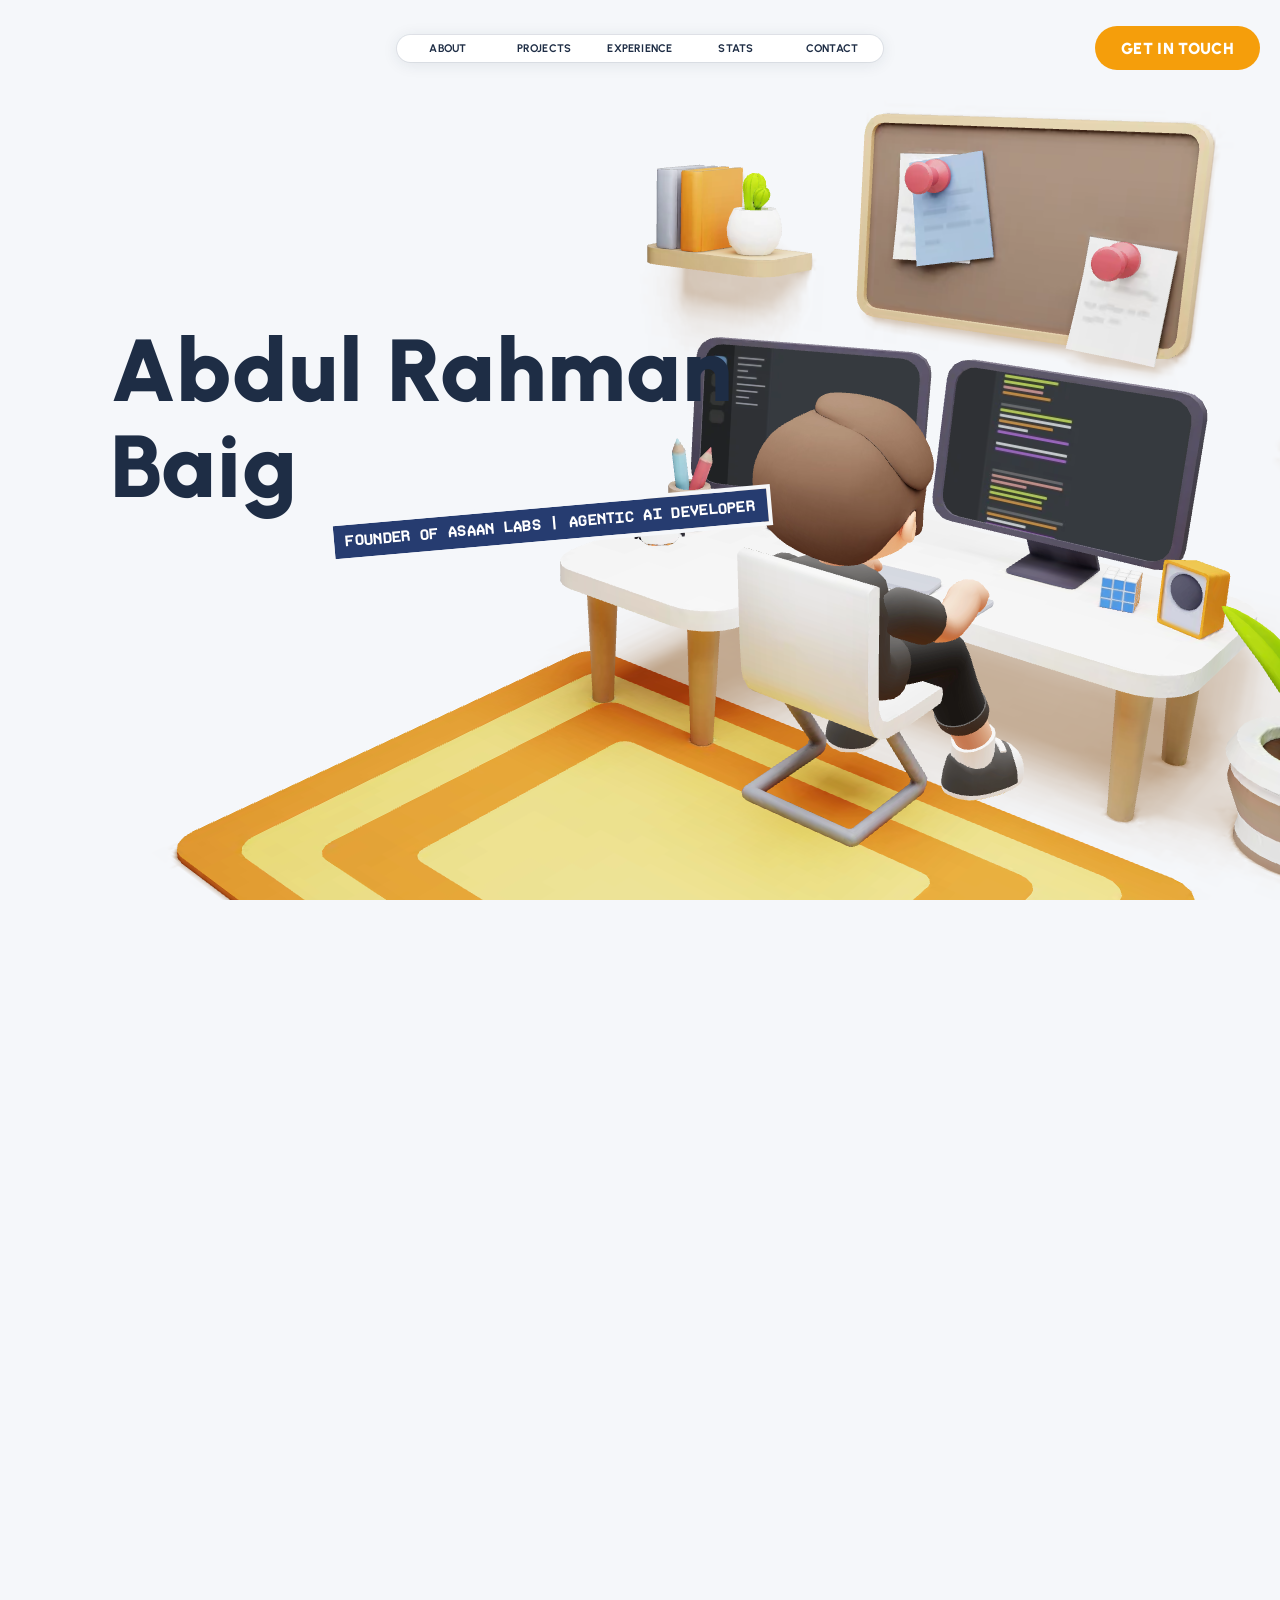
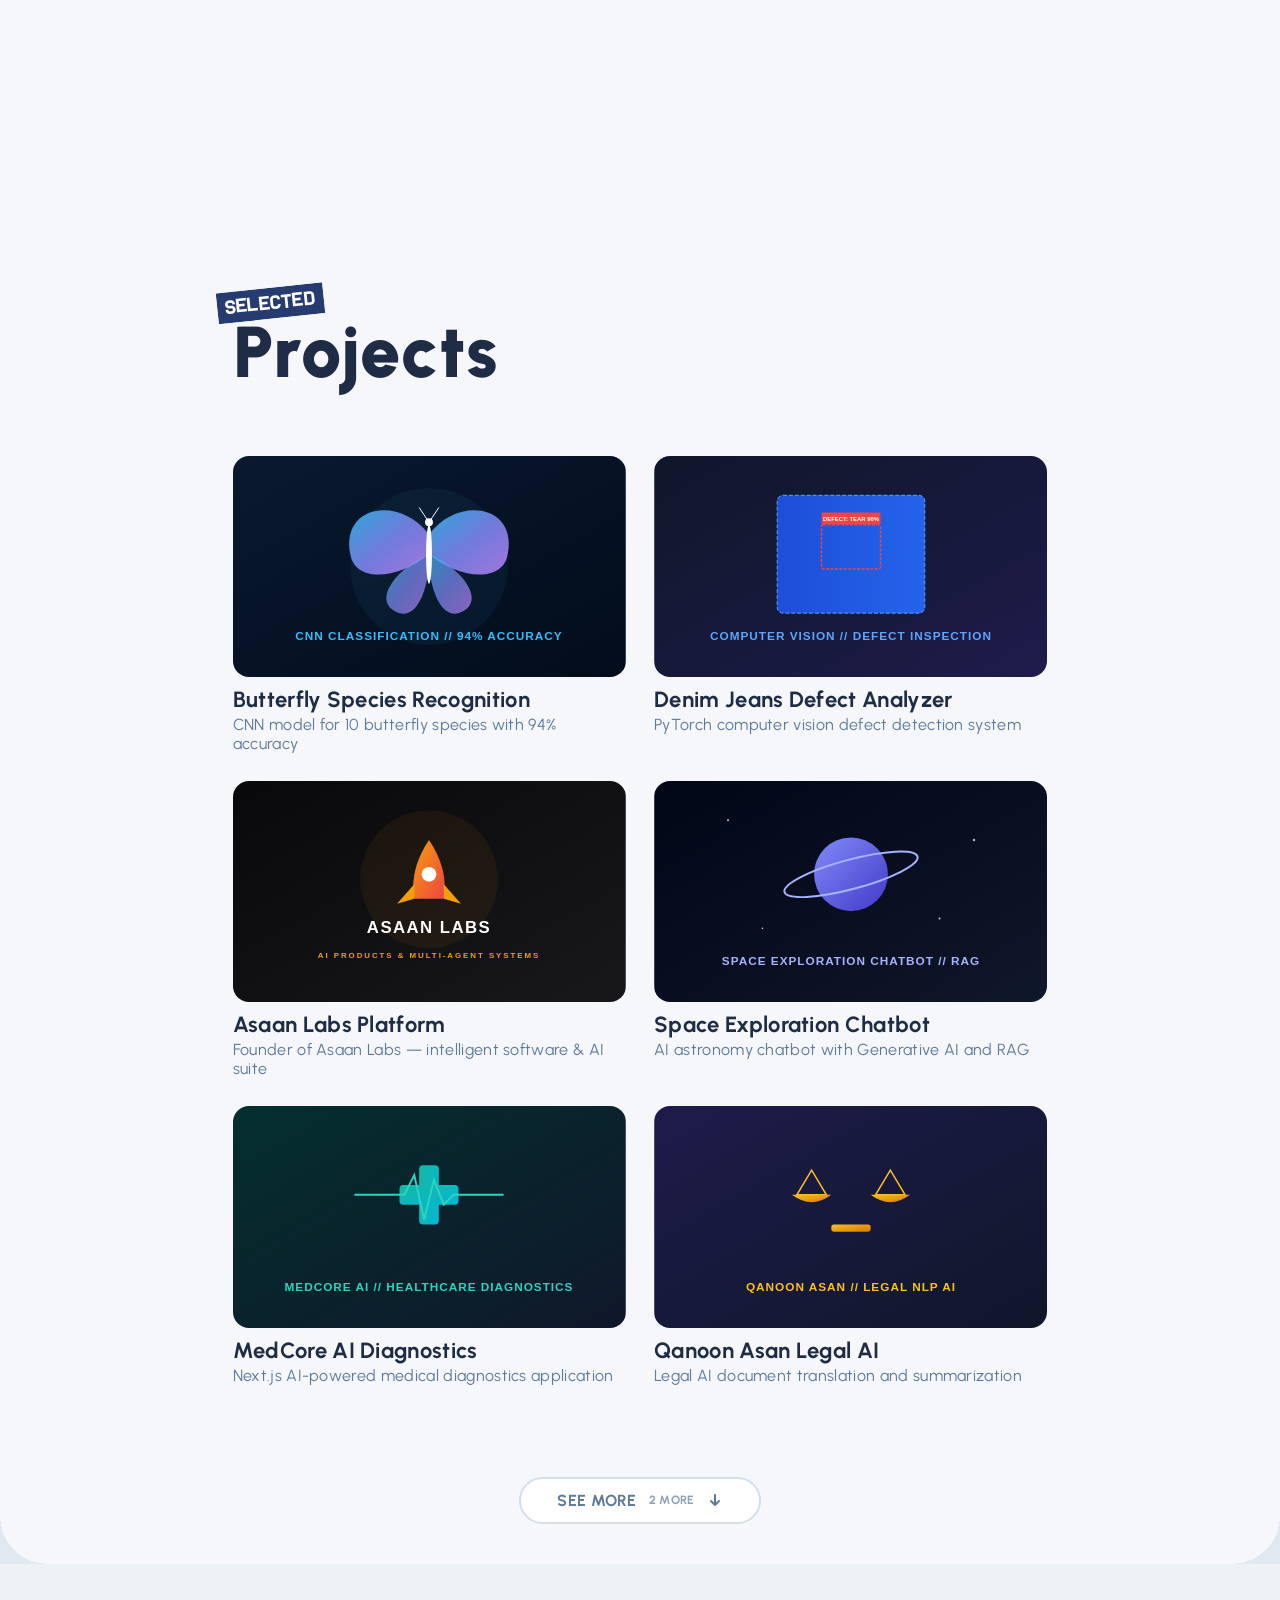
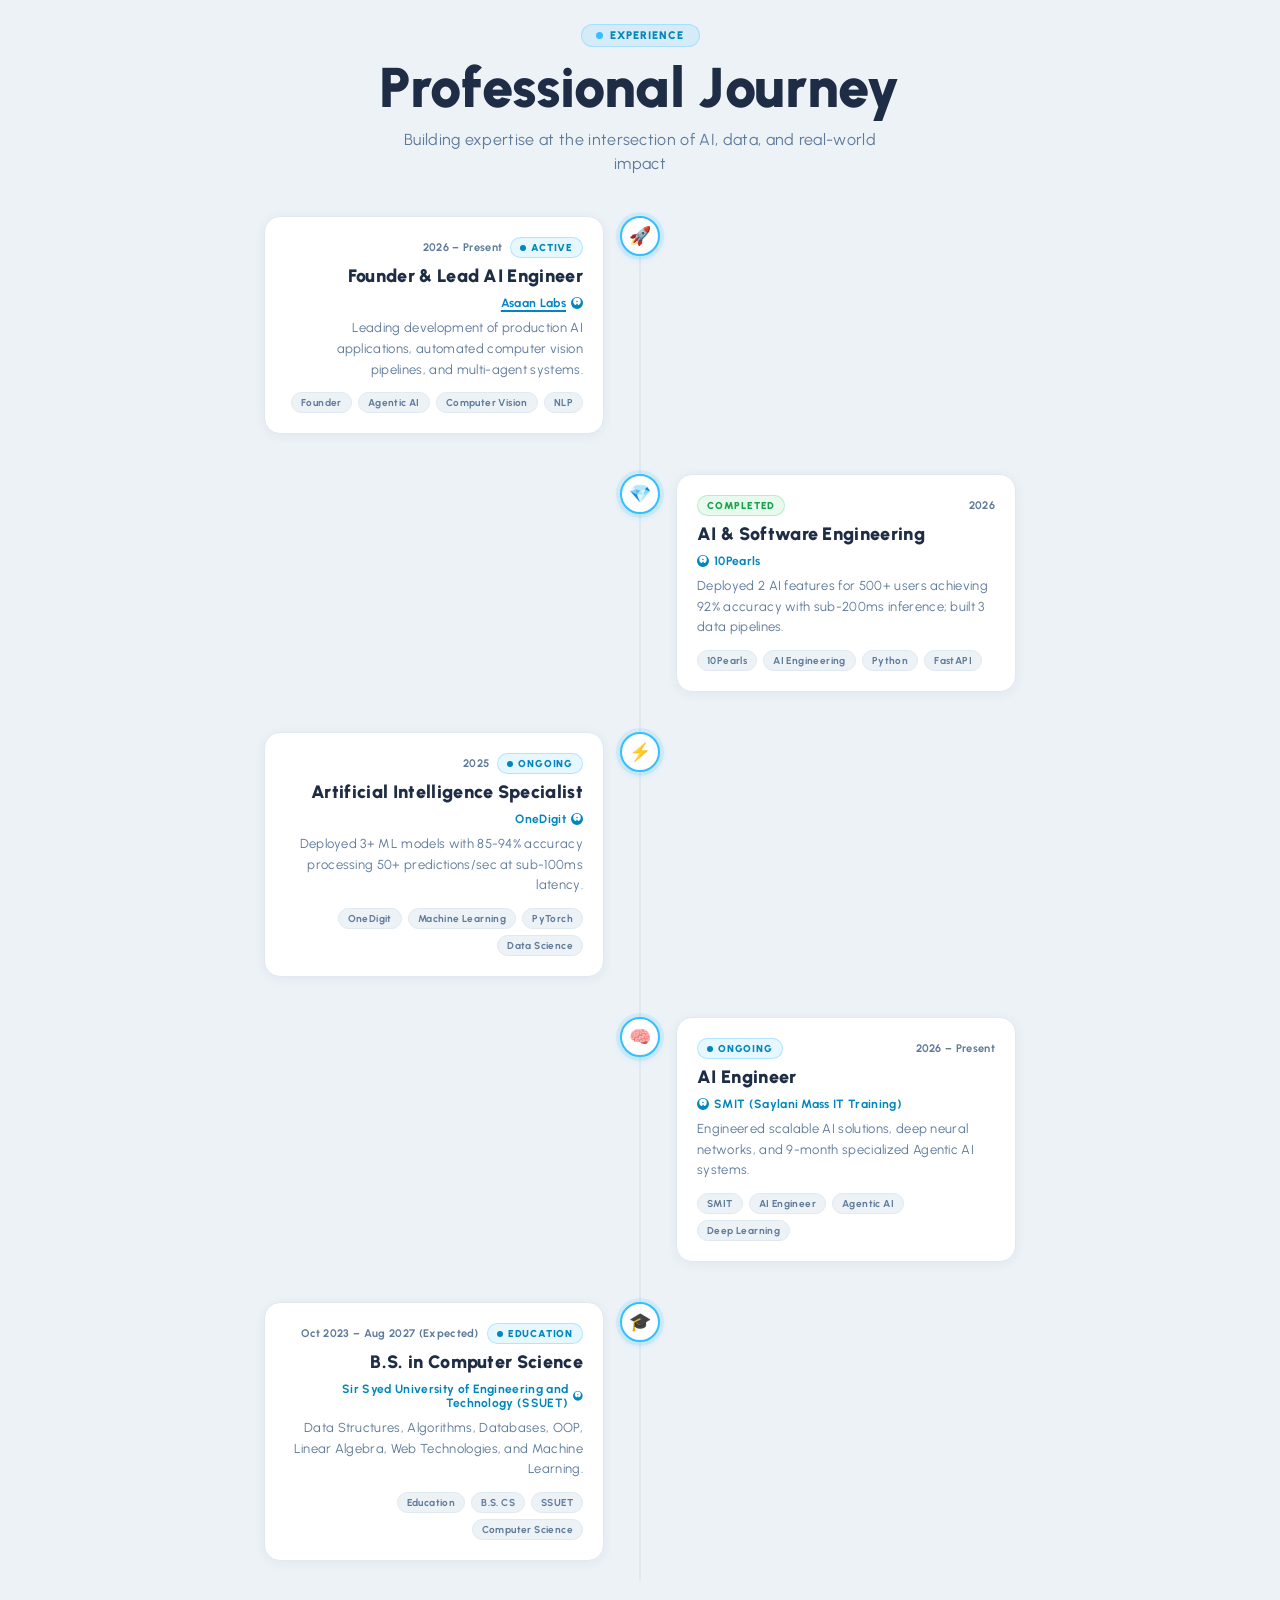
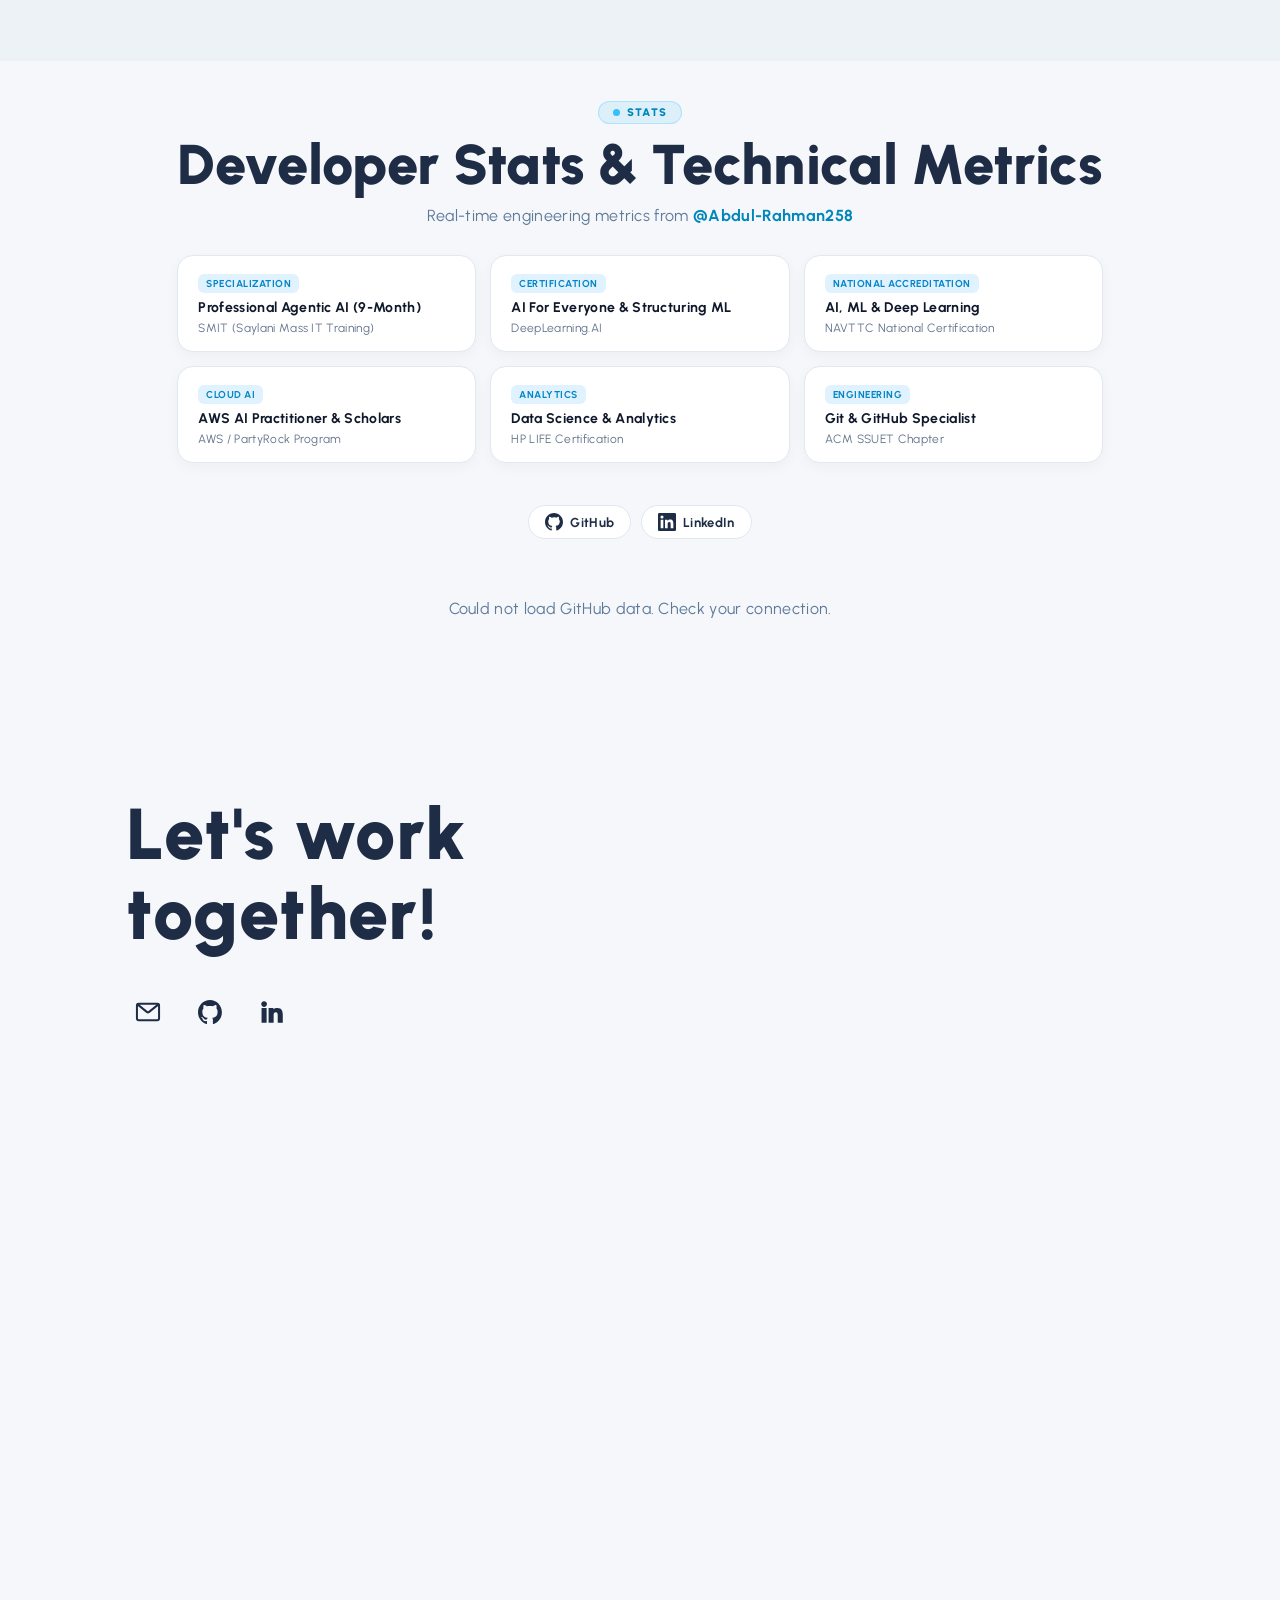
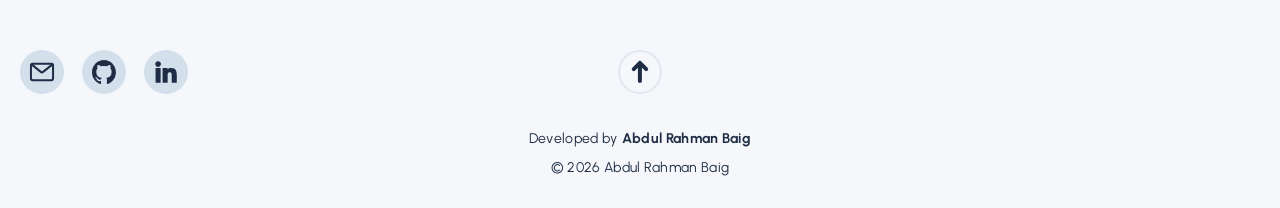
<file: index.html>
<!DOCTYPE html><html lang="en"><head><meta charSet="utf-8"/><meta name="viewport" content="width=device-width, initial-scale=1"/><link rel="preload" href="/fonts/urbanist-400.woff2" as="font" crossorigin="anonymous" type="font/woff2"/><link rel="preload" href="/fonts/urbanist-700.woff2" as="font" crossorigin="anonymous" type="font/woff2"/><link rel="preload" href="/fonts/urbanist-900.woff2" as="font" crossorigin="anonymous" type="font/woff2"/><link rel="preload" href="/fonts/pro-font-windows-400.woff2" as="font" crossorigin="anonymous" type="font/woff2"/><link rel="preload" href="/fonts/pro-font-windows-700.woff2" as="font" crossorigin="anonymous" type="font/woff2"/><link rel="stylesheet" href="/_next/static/chunks/23jkplrzyi981.css" data-precedence="next"/><link rel="preload" as="script" fetchPriority="low" href="/_next/static/chunks/1jq4o6yq14o4c.js"/><script src="/_next/static/chunks/3ntqy24tcldj6.js" async=""></script><script src="/_next/static/chunks/3hdj40qmts5sf.js" async=""></script><script src="/_next/static/chunks/turbopack-0135yb693mdzp.js" async=""></script><script src="/_next/static/chunks/158myu8e_yme3.js" async=""></script><script src="/_next/static/chunks/237qxi7mzq37n.js" async=""></script><link rel="preload" href="/assets/P5lYWOQS.css" as="style" crossorigin="anonymous"/><link rel="preload" href="/fonts/urbanist-400.woff2" as="font" type="font/woff2" crossorigin="anonymous"/><link rel="preload" href="/fonts/urbanist-700.woff2" as="font" type="font/woff2" crossorigin="anonymous"/><link rel="preload" href="/fonts/urbanist-900.woff2" as="font" type="font/woff2" crossorigin="anonymous"/><link rel="preload" href="/fonts/pro-font-windows-400.woff2" as="font" type="font/woff2" crossorigin="anonymous"/><link rel="preload" href="/fonts/pro-font-windows-700.woff2" as="font" type="font/woff2" crossorigin="anonymous"/><title>Abdul Rahman Baig | Founder of Asaan Labs &amp; Agentic AI Developer</title><meta name="description" content="Official portfolio of Abdul Rahman Baig — Founder of Asaan Labs and Full Stack AI Developer specializing in Agentic AI, Deep Learning, Computer Vision defect inspection, and scalable software systems."/><meta name="application-name" content="Abdul Rahman Baig Portfolio"/><link rel="author" href="https://www.devarbaig.me"/><meta name="author" content="Abdul Rahman Baig"/><meta name="keywords" content="Abdul Rahman Baig,devarbaig,Asaan Labs,Founder of Asaan Labs,Agentic AI Developer,AI Developer,Computer Vision Engineer,Deep Learning Specialist,PyTorch,TensorFlow,FastAPI,Next.js,Full Stack AI Developer,Karachi AI Developer,Pakistan AI Developer"/><meta name="creator" content="Abdul Rahman Baig"/><meta name="publisher" content="Asaan Labs"/><meta name="robots" content="index, follow"/><meta name="googlebot" content="index, follow, max-video-preview:-1, max-image-preview:large, max-snippet:-1"/><link rel="canonical" href="https://www.devarbaig.me"/><meta property="og:title" content="Abdul Rahman Baig | Founder of Asaan Labs &amp; Agentic AI Developer"/><meta property="og:description" content="Founder of Asaan Labs &amp; Full Stack AI Developer building intelligent applications at the intersection of deep learning, computer vision, and autonomous agentic systems."/><meta property="og:url" content="https://www.devarbaig.me"/><meta property="og:site_name" content="Abdul Rahman Baig Portfolio"/><meta property="og:locale" content="en_US"/><meta property="og:image" content="https://www.devarbaig.me/og-image.png"/><meta property="og:image:width" content="1200"/><meta property="og:image:height" content="630"/><meta property="og:image:alt" content="Abdul Rahman Baig - Founder of Asaan Labs | Agentic AI Developer"/><meta property="og:type" content="website"/><meta name="twitter:card" content="summary_large_image"/><meta name="twitter:creator" content="@devarbaig"/><meta name="twitter:title" content="Abdul Rahman Baig | Founder of Asaan Labs &amp; Agentic AI Developer"/><meta name="twitter:description" content="Founder of Asaan Labs &amp; Full Stack AI Developer building intelligent applications at the intersection of deep learning, computer vision, and autonomous agentic systems."/><meta name="twitter:image" content="https://www.devarbaig.me/og-image.png"/><link rel="shortcut icon" href="/meta/favicon.ico?v=neural"/><link rel="icon" href="/meta/favicon.svg?v=neural"/><link rel="apple-touch-icon" href="/meta/favicon-96x96.png?v=neural"/><link rel="stylesheet" crossorigin="anonymous" href="/assets/P5lYWOQS.css"/><script type="application/ld+json">{"@context":"https://schema.org","@graph":[{"@type":"Person","@id":"https://www.devarbaig.me/#person","name":"Abdul Rahman Baig","jobTitle":"Founder of Asaan Labs & Agentic AI Developer","worksFor":{"@type":"Organization","name":"Asaan Labs","url":"https://github.com/Abdul-Rahman258/asaanlabs-website"},"alumniOf":{"@type":"EducationalOrganization","name":"Sir Syed University of Engineering and Technology (SSUET)"},"url":"https://www.devarbaig.me","image":"https://www.devarbaig.me/og-image.png","sameAs":["https://github.com/Abdul-Rahman258","https://www.linkedin.com/in/devarbaig"],"knowsAbout":["Agentic AI","Artificial Intelligence","Computer Vision","Deep Learning","PyTorch","TensorFlow","Next.js","FastAPI","Python"]},{"@type":"WebSite","@id":"https://www.devarbaig.me/#website","url":"https://www.devarbaig.me","name":"Abdul Rahman Baig Portfolio","publisher":{"@id":"https://www.devarbaig.me/#person"},"inLanguage":"en-US"}]}</script><script src="/_next/static/chunks/0cz1d0mv5g_q7.js" noModule=""></script></head><body class="is-loading"><div hidden=""><!--$--><!--/$--></div><div id="app"></div><div class="preloader" style="position:fixed;inset:0;z-index:9999;background:#f5f7fa;display:flex;flex-direction:column;align-items:center;justify-content:center;gap:20px"><div class="preloader-content" style="position:relative;width:80px;height:80px;display:flex;align-items:center;justify-content:center"><svg class="preloader-ring" viewBox="0 0 80 80" xmlns="http://www.w3.org/2000/svg" style="position:absolute;inset:0;width:80px;height:80px"><circle class="preloader-ring-track" cx="40" cy="40" r="32" fill="none" stroke="#d4dfec" stroke-width="3"></circle><circle class="preloader-ring-arc" cx="40" cy="40" r="32" fill="none" stroke="rgb(52,191,255)" stroke-width="3" stroke-linecap="round" stroke-dasharray="60 141"></circle></svg><span class="preloader-initials" style="position:relative;font-family:Arial,sans-serif;font-weight:900;font-size:22px;color:#1e2d45;letter-spacing:-1px;z-index:1">ARB</span></div><span class="preloader-label" style="font-family:Arial,sans-serif;font-size:14px;font-weight:700;color:#5e7a9a;letter-spacing:0.12em;text-transform:uppercase">Abdul Rahman Baig</span></div><!--$--><!--/$--><script src="/_next/static/chunks/1jq4o6yq14o4c.js" id="_R_" async=""></script><script>(self.__next_f=self.__next_f||[]).push([0])</script><script>self.__next_f.push([1,"1:\"$Sreact.fragment\"\n2:I[39756,[\"/_next/static/chunks/158myu8e_yme3.js\"],\"default\"]\n3:I[37457,[\"/_next/static/chunks/158myu8e_yme3.js\"],\"default\"]\n4:I[47257,[\"/_next/static/chunks/158myu8e_yme3.js\"],\"ClientPageRoot\"]\n5:I[52683,[\"/_next/static/chunks/158myu8e_yme3.js\",\"/_next/static/chunks/237qxi7mzq37n.js\"],\"default\"]\n8:I[97367,[\"/_next/static/chunks/158myu8e_yme3.js\"],\"OutletBoundary\"]\n9:\"$Sreact.suspense\"\nb:I[97367,[\"/_next/static/chunks/158myu8e_yme3.js\"],\"ViewportBoundary\"]\nd:I[97367,[\"/_next/static/chunks/158myu8e_yme3.js\"],\"MetadataBoundary\"]\nf:I[68027,[\"/_next/static/chunks/158myu8e_yme3.js\"],\"default\",1]\n:HL[\"/_next/static/chunks/23jkplrzyi981.css\",\"style\"]\n:HL[\"/fonts/urbanist-400.woff2\",\"font\",{\"crossOrigin\":\"anonymous\",\"type\":\"font/woff2\"}]\n:HL[\"/fonts/urbanist-700.woff2\",\"font\",{\"crossOrigin\":\"anonymous\",\"type\":\"font/woff2\"}]\n:HL[\"/fonts/urbanist-900.woff2\",\"font\",{\"crossOrigin\":\"anonymous\",\"type\":\"font/woff2\"}]\n:HL[\"/fonts/pro-font-windows-400.woff2\",\"font\",{\"crossOrigin\":\"anonymous\",\"type\":\"font/woff2\"}]\n:HL[\"/fonts/pro-font-windows-700.woff2\",\"font\",{\"crossOrigin\":\"anonymous\",\"type\":\"font/woff2\"}]\n:HL[\"/assets/P5lYWOQS.css\",\"style\",{\"crossOrigin\":\"anonymous\"}]\n"])</script><script>self.__next_f.push([1,"0:{\"P\":null,\"c\":[\"\",\"\"],\"q\":\"\",\"i\":false,\"f\":[[[\"\",{\"children\":[\"__PAGE__\",{}]},\"$undefined\",\"$undefined\",16],[[\"$\",\"$1\",\"c\",{\"children\":[[[\"$\",\"link\",\"0\",{\"rel\":\"stylesheet\",\"href\":\"/_next/static/chunks/23jkplrzyi981.css\",\"precedence\":\"next\",\"crossOrigin\":\"$undefined\",\"nonce\":\"$undefined\"}],[\"$\",\"script\",\"script-0\",{\"src\":\"/_next/static/chunks/158myu8e_yme3.js\",\"async\":true,\"nonce\":\"$undefined\"}]],[\"$\",\"html\",null,{\"lang\":\"en\",\"children\":[[\"$\",\"head\",null,{\"children\":[[\"$\",\"link\",null,{\"rel\":\"preload\",\"href\":\"/fonts/urbanist-400.woff2\",\"as\":\"font\",\"type\":\"font/woff2\",\"crossOrigin\":\"anonymous\"}],[\"$\",\"link\",null,{\"rel\":\"preload\",\"href\":\"/fonts/urbanist-700.woff2\",\"as\":\"font\",\"type\":\"font/woff2\",\"crossOrigin\":\"anonymous\"}],[\"$\",\"link\",null,{\"rel\":\"preload\",\"href\":\"/fonts/urbanist-900.woff2\",\"as\":\"font\",\"type\":\"font/woff2\",\"crossOrigin\":\"anonymous\"}],[\"$\",\"link\",null,{\"rel\":\"preload\",\"href\":\"/fonts/pro-font-windows-400.woff2\",\"as\":\"font\",\"type\":\"font/woff2\",\"crossOrigin\":\"anonymous\"}],[\"$\",\"link\",null,{\"rel\":\"preload\",\"href\":\"/fonts/pro-font-windows-700.woff2\",\"as\":\"font\",\"type\":\"font/woff2\",\"crossOrigin\":\"anonymous\"}],[\"$\",\"link\",null,{\"rel\":\"stylesheet\",\"crossOrigin\":\"anonymous\",\"href\":\"/assets/P5lYWOQS.css\"}],[\"$\",\"script\",null,{\"type\":\"application/ld+json\",\"dangerouslySetInnerHTML\":{\"__html\":\"{\\\"@context\\\":\\\"https://schema.org\\\",\\\"@graph\\\":[{\\\"@type\\\":\\\"Person\\\",\\\"@id\\\":\\\"https://www.devarbaig.me/#person\\\",\\\"name\\\":\\\"Abdul Rahman Baig\\\",\\\"jobTitle\\\":\\\"Founder of Asaan Labs \u0026 Agentic AI Developer\\\",\\\"worksFor\\\":{\\\"@type\\\":\\\"Organization\\\",\\\"name\\\":\\\"Asaan Labs\\\",\\\"url\\\":\\\"https://github.com/Abdul-Rahman258/asaanlabs-website\\\"},\\\"alumniOf\\\":{\\\"@type\\\":\\\"EducationalOrganization\\\",\\\"name\\\":\\\"Sir Syed University of Engineering and Technology (SSUET)\\\"},\\\"url\\\":\\\"https://www.devarbaig.me\\\",\\\"image\\\":\\\"https://www.devarbaig.me/og-image.png\\\",\\\"sameAs\\\":[\\\"https://github.com/Abdul-Rahman258\\\",\\\"https://www.linkedin.com/in/devarbaig\\\"],\\\"knowsAbout\\\":[\\\"Agentic AI\\\",\\\"Artificial Intelligence\\\",\\\"Computer Vision\\\",\\\"Deep Learning\\\",\\\"PyTorch\\\",\\\"TensorFlow\\\",\\\"Next.js\\\",\\\"FastAPI\\\",\\\"Python\\\"]},{\\\"@type\\\":\\\"WebSite\\\",\\\"@id\\\":\\\"https://www.devarbaig.me/#website\\\",\\\"url\\\":\\\"https://www.devarbaig.me\\\",\\\"name\\\":\\\"Abdul Rahman Baig Portfolio\\\",\\\"publisher\\\":{\\\"@id\\\":\\\"https://www.devarbaig.me/#person\\\"},\\\"inLanguage\\\":\\\"en-US\\\"}]}\"}}]]}],[\"$\",\"body\",null,{\"className\":\"is-loading\",\"children\":[\"$\",\"$L2\",null,{\"parallelRouterKey\":\"children\",\"error\":\"$undefined\",\"errorStyles\":\"$undefined\",\"errorScripts\":\"$undefined\",\"template\":[\"$\",\"$L3\",null,{}],\"templateStyles\":\"$undefined\",\"templateScripts\":\"$undefined\",\"notFound\":[[[\"$\",\"title\",null,{\"children\":\"404: This page could not be found.\"}],[\"$\",\"div\",null,{\"style\":{\"fontFamily\":\"system-ui,\\\"Segoe UI\\\",Roboto,Helvetica,Arial,sans-serif,\\\"Apple Color Emoji\\\",\\\"Segoe UI Emoji\\\"\",\"height\":\"100vh\",\"textAlign\":\"center\",\"display\":\"flex\",\"flexDirection\":\"column\",\"alignItems\":\"center\",\"justifyContent\":\"center\"},\"children\":[\"$\",\"div\",null,{\"children\":[[\"$\",\"style\",null,{\"dangerouslySetInnerHTML\":{\"__html\":\"body{color:#000;background:#fff;margin:0}.next-error-h1{border-right:1px solid rgba(0,0,0,.3)}@media (prefers-color-scheme:dark){body{color:#fff;background:#000}.next-error-h1{border-right:1px solid rgba(255,255,255,.3)}}\"}}],[\"$\",\"h1\",null,{\"className\":\"next-error-h1\",\"style\":{\"display\":\"inline-block\",\"margin\":\"0 20px 0 0\",\"padding\":\"0 23px 0 0\",\"fontSize\":24,\"fontWeight\":500,\"verticalAlign\":\"top\",\"lineHeight\":\"49px\"},\"children\":404}],[\"$\",\"div\",null,{\"style\":{\"display\":\"inline-block\"},\"children\":[\"$\",\"h2\",null,{\"style\":{\"fontSize\":14,\"fontWeight\":400,\"lineHeight\":\"49px\",\"margin\":0},\"children\":\"This page could not be found.\"}]}]]}]}]],[]],\"forbidden\":\"$undefined\",\"unauthorized\":\"$undefined\"}]}]]}]]}],{\"children\":[[\"$\",\"$1\",\"c\",{\"children\":[[\"$\",\"$L4\",null,{\"Component\":\"$5\",\"serverProvidedParams\":{\"searchParams\":{},\"params\":{},\"promises\":[\"$@6\",\"$@7\"]}}],[[\"$\",\"script\",\"script-0\",{\"src\":\"/_next/static/chunks/237qxi7mzq37n.js\",\"async\":true,\"nonce\":\"$undefined\"}]],[\"$\",\"$L8\",null,{\"children\":[\"$\",\"$9\",null,{\"name\":\"Next.MetadataOutlet\",\"children\":\"$@a\"}]}]]}],{},null,false,null]},null,false,null],[\"$\",\"$1\",\"h\",{\"children\":[null,[\"$\",\"$Lb\",null,{\"children\":\"$Lc\"}],[\"$\",\"div\",null,{\"hidden\":true,\"children\":[\"$\",\"$Ld\",null,{\"children\":[\"$\",\"$9\",null,{\"name\":\"Next.Metadata\",\"children\":\"$Le\"}]}]}],null]}],false]],\"m\":\"$undefined\",\"G\":[\"$f\",[[\"$\",\"link\",\"0\",{\"rel\":\"stylesheet\",\"href\":\"/_next/static/chunks/23jkplrzyi981.css\",\"precedence\":\"next\",\"crossOrigin\":\"$undefined\",\"nonce\":\"$undefined\"}]]],\"S\":true,\"h\":null,\"s\":\"$undefined\",\"l\":\"$undefined\",\"p\":\"$undefined\",\"d\":\"$undefined\",\"b\":\"R7C8mTx6QPT0bpFB3u-uR\"}\n"])</script><script>self.__next_f.push([1,"6:{}\n7:\"$0:f:0:1:1:children:0:props:children:0:props:serverProvidedParams:params\"\n"])</script><script>self.__next_f.push([1,"c:[[\"$\",\"meta\",\"0\",{\"charSet\":\"utf-8\"}],[\"$\",\"meta\",\"1\",{\"name\":\"viewport\",\"content\":\"width=device-width, initial-scale=1\"}]]\n"])</script><script>self.__next_f.push([1,"10:I[27201,[\"/_next/static/chunks/158myu8e_yme3.js\"],\"IconMark\"]\na:null\n"])</script><script>self.__next_f.push([1,"e:[[\"$\",\"title\",\"0\",{\"children\":\"Abdul Rahman Baig | Founder of Asaan Labs \u0026 Agentic AI Developer\"}],[\"$\",\"meta\",\"1\",{\"name\":\"description\",\"content\":\"Official portfolio of Abdul Rahman Baig — Founder of Asaan Labs and Full Stack AI Developer specializing in Agentic AI, Deep Learning, Computer Vision defect inspection, and scalable software systems.\"}],[\"$\",\"meta\",\"2\",{\"name\":\"application-name\",\"content\":\"Abdul Rahman Baig Portfolio\"}],[\"$\",\"link\",\"3\",{\"rel\":\"author\",\"href\":\"https://www.devarbaig.me\"}],[\"$\",\"meta\",\"4\",{\"name\":\"author\",\"content\":\"Abdul Rahman Baig\"}],[\"$\",\"meta\",\"5\",{\"name\":\"keywords\",\"content\":\"Abdul Rahman Baig,devarbaig,Asaan Labs,Founder of Asaan Labs,Agentic AI Developer,AI Developer,Computer Vision Engineer,Deep Learning Specialist,PyTorch,TensorFlow,FastAPI,Next.js,Full Stack AI Developer,Karachi AI Developer,Pakistan AI Developer\"}],[\"$\",\"meta\",\"6\",{\"name\":\"creator\",\"content\":\"Abdul Rahman Baig\"}],[\"$\",\"meta\",\"7\",{\"name\":\"publisher\",\"content\":\"Asaan Labs\"}],[\"$\",\"meta\",\"8\",{\"name\":\"robots\",\"content\":\"index, follow\"}],[\"$\",\"meta\",\"9\",{\"name\":\"googlebot\",\"content\":\"index, follow, max-video-preview:-1, max-image-preview:large, max-snippet:-1\"}],[\"$\",\"link\",\"10\",{\"rel\":\"canonical\",\"href\":\"https://www.devarbaig.me\"}],[\"$\",\"meta\",\"11\",{\"property\":\"og:title\",\"content\":\"Abdul Rahman Baig | Founder of Asaan Labs \u0026 Agentic AI Developer\"}],[\"$\",\"meta\",\"12\",{\"property\":\"og:description\",\"content\":\"Founder of Asaan Labs \u0026 Full Stack AI Developer building intelligent applications at the intersection of deep learning, computer vision, and autonomous agentic systems.\"}],[\"$\",\"meta\",\"13\",{\"property\":\"og:url\",\"content\":\"https://www.devarbaig.me\"}],[\"$\",\"meta\",\"14\",{\"property\":\"og:site_name\",\"content\":\"Abdul Rahman Baig Portfolio\"}],[\"$\",\"meta\",\"15\",{\"property\":\"og:locale\",\"content\":\"en_US\"}],[\"$\",\"meta\",\"16\",{\"property\":\"og:image\",\"content\":\"https://www.devarbaig.me/og-image.png\"}],[\"$\",\"meta\",\"17\",{\"property\":\"og:image:width\",\"content\":\"1200\"}],[\"$\",\"meta\",\"18\",{\"property\":\"og:image:height\",\"content\":\"630\"}],[\"$\",\"meta\",\"19\",{\"property\":\"og:image:alt\",\"content\":\"Abdul Rahman Baig - Founder of Asaan Labs | Agentic AI Developer\"}],[\"$\",\"meta\",\"20\",{\"property\":\"og:type\",\"content\":\"website\"}],[\"$\",\"meta\",\"21\",{\"name\":\"twitter:card\",\"content\":\"summary_large_image\"}],[\"$\",\"meta\",\"22\",{\"name\":\"twitter:creator\",\"content\":\"@devarbaig\"}],[\"$\",\"meta\",\"23\",{\"name\":\"twitter:title\",\"content\":\"Abdul Rahman Baig | Founder of Asaan Labs \u0026 Agentic AI Developer\"}],[\"$\",\"meta\",\"24\",{\"name\":\"twitter:description\",\"content\":\"Founder of Asaan Labs \u0026 Full Stack AI Developer building intelligent applications at the intersection of deep learning, computer vision, and autonomous agentic systems.\"}],[\"$\",\"meta\",\"25\",{\"name\":\"twitter:image\",\"content\":\"https://www.devarbaig.me/og-image.png\"}],[\"$\",\"link\",\"26\",{\"rel\":\"shortcut icon\",\"href\":\"/meta/favicon.ico?v=neural\"}],[\"$\",\"link\",\"27\",{\"rel\":\"icon\",\"href\":\"/meta/favicon.svg?v=neural\"}],[\"$\",\"link\",\"28\",{\"rel\":\"apple-touch-icon\",\"href\":\"/meta/favicon-96x96.png?v=neural\"}],[\"$\",\"$L10\",\"29\",{}]]\n"])</script></body></html>
</file>
<file: _next/static/chunks/23jkplrzyi981.css>
html,body{width:100%;min-height:100%;margin:0;padding:0}
</file>
<file: assets/P5lYWOQS.css>
@charset "UTF-8";*,*:before,*:after{margin:0;padding:0;box-sizing:border-box;-webkit-tap-highlight-color:rgba(255,255,255,0)}a{text-decoration:none;color:inherit}:where([hidden]:not([hidden=until-found])){display:none!important}:where(html){-webkit-text-size-adjust:none}@supports not (min-block-size: 100dvb){:where(html){block-size:100%}}@media (prefers-reduced-motion: no-preference){:where(html:focus-within){scroll-behavior:smooth}}:where(body){-webkit-font-smoothing:antialiased}:where(input,button,textarea,select){font:inherit;color:inherit}:where(textarea){resize:block}:where(button,select,summary,[role=button],[role=option]){cursor:pointer}:where(:disabled){cursor:not-allowed}:where(label:has(>input:disabled),label:has(+input:disabled)){cursor:not-allowed}:where(button){border-style:solid}:where(a){text-underline-offset:.2ex}:where(ul,ol){list-style:none}:where(img,svg,video,canvas,audio,iframe,embed,object){display:block}:where(img,picture,svg){max-inline-size:100%;block-size:auto}:where(p,h1,h2,h3,h4,h5,h6){overflow-wrap:break-word}:where(h1,h2,h3){line-height:calc(1em + .5rem)}:where(hr){border:none;border-block-start:1px solid;color:inherit;block-size:0;overflow:visible}:where(.visually-hidden:not(:focus,:active,:focus-within,.not-visually-hidden)){clip-path:inset(50%)!important;height:1px!important;width:1px!important;overflow:hidden!important;position:absolute!important;white-space:nowrap!important;border:0!important}:root{--height-header: 72px;--breakpoint-sm: 480px;--breakpoint-md: 840px;--breakpoint-lg: 1024px;--breakpoint-xl: 1280px;--breakpoint-xxl: 1600px;--breakpoint-xxxl: 1920px;--icon-size-xxs: 12px;--icon-size-xs: 16px;--icon-size-sm: 20px;--icon-size-md: 28px;--icon-size-lg: 36px;--ease-smooth: cubic-bezier(.6, 0, .25, 1);--ease-power2-out: cubic-bezier(.25, .46, .45, .94);--ease-power2-in: cubic-bezier(.165, .84, .44, 1);--transition-route-duration: .5s;--transition-route-ease: cubic-bezier(.6, 0, .25, 1);--z-index-background: 0;--z-index-layout: 10;--z-index-header-home: 20;--z-index-project-background: 50;--z-index-layout-project: 70;--z-index-header: 90;--z-index-preloader: 100;--line-height-copy: 1.3;--line-height-title: 1.1;--radius-sm: 6px;--radius-md: 12px;--radius-lg: 16px;--radius-xl: 24px;--radius-xxl: 24px;--font-size-xxs: 12px;--font-size-xs: 12px;--font-size-sm: 14px;--font-size-md: 16px;--font-size-lg: 18px;--font-size-xl: 20px;--font-size-xxl: 26px;--font-size-title-xxs: 18px;--font-size-title-xs: 22px;--font-size-title-sm: 28px;--font-size-title-md: 44px;--font-size-title-lg: 56px;--font-size-title-xl: 72px;--font-size-title-xxl: 88px;--font-size-title-xxxl: 112px;--space-outer: 16px;--space-xxs: 4px;--space-xs: 8px;--space-sm: 12px;--space-md: 18px;--space-lg: 28px;--space-xl: 36px;--space-xxl: 48px;--space-xxxl: 64px;--stroke-sm: 1px;--stroke-md: 2px;--stroke-lg: 4px;--stroke-xl: 6px;--stroke-xxl: 8px}@media (min-width: 840px){:root{--radius-xxl: 48px;--height-header: 96px}}@media (min-width: 1280px){:root{--space-outer: 20px}}@media (min-width: 1600px){:root{--space-outer: 32px}}:root{--color-text-400: #1e2d45;--color-text-300: #5e7a9a;--color-grayscale-500: #d4dfec;--color-grayscale-400: #e0e8f0;--color-beige-700: #d4dfec;--color-beige-600: #e0e8f0;--color-beige-500: #edf2f7;--color-beige-400: #f5f7fa;--color-background-400: #f5f7fa;--color-black-400: #1a2035;--color-gray-500: #6b7ea8;--color-gray-400: #94a3b8;--color-orange-400: #f59e0b;--color-white-400: #ffffff;--color-cyan-500: #0086bb;--color-cyan-400: rgb(52, 191, 255);--color-text-cyan-400: #1e2d45;--color-text-cyan-300: #5e7a9a;--color-dark-blue-600: #234ba2;--color-dark-blue-500: #2d4eaa;--color-dark-blue-400: #3a5fc4;--color-hologram-top: rgba(52, 130, 255, .07);--color-hologram-bottom: rgba(30, 100, 220, .04)}@font-face{font-family:Urbanist;src:url(/fonts/urbanist-400.woff2) format("woff2");font-weight:400;font-style:normal;font-display:swap}@font-face{font-family:Urbanist;src:url(/fonts/urbanist-700.woff2) format("woff2");font-weight:700;font-style:normal;font-display:swap}@font-face{font-family:Urbanist;src:url(/fonts/urbanist-900.woff2) format("woff2");font-weight:900;font-style:normal;font-display:swap}@font-face{font-family:ProFontWindows;src:url(/fonts/pro-font-windows-400.woff2) format("woff2");font-weight:400;font-style:normal;font-display:swap}@font-face{font-family:ProFontWindows;src:url(/fonts/pro-font-windows-700.woff2) format("woff2");font-weight:700;font-style:normal;font-display:swap}.grid{display:grid;grid-template-columns:repeat(12,1fr);width:100%;gap:var(--space-md);margin:0 auto;max-width:calc(var(--breakpoint-xxxl))}@media (min-width: 840px){.grid{gap:var(--space-xl)}}html.lenis,html.lenis body{height:auto}.lenis:not(.lenis-autoToggle).lenis-stopped{overflow:clip}.lenis [data-lenis-prevent],.lenis [data-lenis-prevent-wheel],.lenis [data-lenis-prevent-touch]{overscroll-behavior:contain}.lenis.lenis-smooth iframe{pointer-events:none}.lenis.lenis-autoToggle{transition-property:overflow;transition-duration:1ms;transition-behavior:allow-discrete}.project-cubewar{--color-text-400: rgb(255, 255, 255);--color-text-300: rgb(195, 204, 219);--color-accent-400: #008dff;--color-accent-text-400: white;--color-hover: #060f1f;--color-grayscale-500: #2b4169;--color-grayscale-400: #2b4169;--color-background-400: #364e7c;--color-background-300: #1c2f4f}.project-quibbo{--color-text-400: rgb(20, 29, 37);--color-text-300: rgb(72, 85, 97);--color-accent-400: rgb(31, 129, 249);--color-accent-text-400: white;--color-hover: rgb(20, 29, 37);--color-grayscale-500: rgb(226, 233, 238);--color-grayscale-400: rgb(226, 233, 238);--color-background-400: rgb(243, 247, 250);--color-background-300: white}.project-particles{--color-text-400: white;--color-text-300: rgb(149, 155, 150);--color-accent-400: #22904b;--color-accent-text-400: white;--color-hover: #000000;--color-grayscale-500: #2c2f2c;--color-grayscale-400: #2c2f2c;--color-background-400: #191c19;--color-background-300: #141614}.project-pokedex{--color-text-400: #0c1b3a;--color-text-300: rgb(105, 111, 116);--color-hover: #011030;--color-hover-text: #ffffff;--color-accent-400: #ff5350;--color-accent-text-400: white;--color-grayscale-500: #d9dde7;--color-grayscale-400: #d9dde7;--color-background-400: #e9edf6;--color-background-300: #f9fbfe}.project-sharkie{--color-text-400: #ffffff;--color-text-300: #c6d2f2;--color-hover: #00173f;--color-hover-text: #ffffff;--color-accent-400: #176cfe;--color-accent-text-400: white;--color-grayscale-500: #364f94;--color-grayscale-400: #263e82;--color-background-400: #263e82;--color-background-300: rgb(22, 41, 94)}.project-streakon{--color-text-400: #ffffff;--color-text-300: rgb(197, 197, 197);--color-hover: rgb(41, 41, 41);--color-hover-text: #ffffff;--color-accent-400: #fec600;--color-accent-text-400: rgb(44, 44, 44);--color-grayscale-500: rgb(25, 25, 25);--color-grayscale-400: rgb(33, 33, 33);--color-background-400: #141414;--color-background-300: #090909}.preloader{position:fixed;z-index:var(--z-index-preloader);inset:0;width:100%;height:100%;background-color:#f5f7fa;display:flex;flex-direction:column;justify-content:center;align-items:center;gap:20px;transition:opacity .5s cubic-bezier(.4,0,.2,1);opacity:1}.preloader:before{content:"";position:absolute;top:0;left:0;width:100%;height:3px;background:linear-gradient(90deg,#34bfff,#f59e0b)}.preloader-content{position:relative;width:72px;height:72px;display:flex;align-items:center;justify-content:center}.preloader-ring{position:absolute;inset:0;width:72px;height:72px;animation:preloader-rotate 1.2s linear infinite;transform-origin:center center}.preloader-ring-track{fill:none;stroke:#34bfff1f;stroke-width:3}.preloader-ring-arc{fill:none;stroke:#34bfff;stroke-width:3;stroke-linecap:round;stroke-dasharray:50 130}.preloader-initials{font-family:Urbanist,sans-serif;font-weight:900;font-size:16px;letter-spacing:.08em;color:#1e2d45;-webkit-user-select:none;user-select:none}.preloader-label{font-family:Urbanist,sans-serif;font-size:13px;font-weight:500;letter-spacing:.12em;text-transform:uppercase;color:#5e7a9a;-webkit-user-select:none;user-select:none}.preloader-hidden{opacity:0;pointer-events:none!important}.preloader-hidden *{pointer-events:none!important}@keyframes preloader-rotate{0%{transform:rotate(-90deg)}to{transform:rotate(270deg)}}html{background:var(--color-background-400);color:var(--color-text-400);--icon-color: var(--color-text-400);font-family:Urbanist;letter-spacing:.02em;overflow-y:scroll!important;--vh: 1vh;--dvh: 1vh;--svh: 1vh;--lvh: 1vh;--dvh: 1dvh;--svh: 1svh;--lvh: 1lvh;--vw: 1vw;--dvw: 1vw;--svw: 1vw;--lvw: 1vw;--dvw: 1dvw;--svw: 1svw;--lvw: 1lvw}.is-loading{overscroll-behavior:none;position:fixed;width:calc(var(--svw) * 100);height:calc(var(--svh) * 100)}::selection{background:#34bfff;color:#1e2d45;text-shadow:none}::-moz-selection{background:#34bfff;color:#1e2d45;text-shadow:none}.children-unclickable{pointer-events:all}.children-unclickable *{pointer-events:none}.button-wrapper[data-v-8f5c0673]{border:none;border-radius:100px;letter-spacing:.02em;font-size:var(--font-size-md);font-weight:800;text-align:center;white-space:nowrap;text-transform:uppercase;background-color:transparent;transition:background-color .1s ease-in-out,color .1s ease-in-out,border-color .1s ease-in-out}.button-wrapper-rounded[data-v-8f5c0673]{border-radius:50%;aspect-ratio:1}.button-wrapper-accent[data-v-8f5c0673]{background-color:var(--color-accent-400, var(--color-orange-400));color:var(--color-accent-text-400, var(--color-white-400));--icon-color: var(--color-accent-text-400, var(--color-white-400))}@media (hover: hover) and (pointer: fine){.button-wrapper-accent[data-v-8f5c0673]:hover{background-color:var(--color-hover, var(--color-black-400));color:var(--color-hover-text, var(--color-white-400));--icon-color: var(--color-hover-text, var(--color-white-400))}}.button-wrapper-theme[data-v-8f5c0673]{background-color:var(--color-grayscale-500);color:var(--color-text-400);--icon-color: var(--color-text-400)}@media (hover: hover) and (pointer: fine){.button-wrapper-theme[data-v-8f5c0673]:hover{background-color:var(--color-hover, var(--color-black-400));color:var(--color-white-400);--icon-color: var(--color-white-400)}}.button-wrapper-background[data-v-8f5c0673]{background-color:var(--color-background-400);color:var(--color-text-400);--icon-color: var(--color-text-400)}@media (hover: hover) and (pointer: fine){.button-wrapper-background[data-v-8f5c0673]:hover{background-color:var(--color-text-400);color:var(--color-background-400);--icon-color: var(--color-background-400)}}.button-wrapper-gray[data-v-8f5c0673]{background-color:var(--color-gray-400);color:var(--color-white-400);--icon-color: var(--color-white-400)}@media (hover: hover) and (pointer: fine){.button-wrapper-gray[data-v-8f5c0673]:hover{background-color:var(--color-gray-500)}}.button-wrapper-border[data-v-8f5c0673]{border:2px solid var(--color-grayscale-400);color:var(--color-text-400);--icon-color: var(--color-text-400)}@media (hover: hover) and (pointer: fine){.button-wrapper-border[data-v-8f5c0673]:hover{background-color:var(--color-hover, var(--color-black-400));color:var(--color-white-400);--icon-color: var(--color-white-400);border-color:var(--color-hover, var(--color-black-400))}}.button[data-v-4912492e]{display:flex;align-items:center;justify-content:center}.button-size-sm[data-v-4912492e]{height:38px;padding:0 16px}.button-size-md[data-v-4912492e]{height:44px;padding:0 26px}.button-size-lg[data-v-4912492e]{height:50px;padding:0 34px}.logo-svg[data-v-11645b5a]{fill:var(--icon-color)}.button-round[data-v-801e9213]{display:flex;align-items:center;justify-content:center;aspect-ratio:1;border-radius:50%}.button-round-size-sm[data-v-801e9213]{width:32px;padding:6px}.button-round-size-md[data-v-801e9213]{width:44px;padding:10px}.button-round-size-lg[data-v-801e9213]{width:52px;padding:14px}.header[data-v-38507b3a]{position:fixed;top:0;display:flex;align-items:center;justify-content:space-between;left:50%;transform:translate(-50%);width:var(--breakpoint-xxxl);padding:0 var(--space-outer);max-width:100%;z-index:var(--z-index-header);height:var(--height-header);pointer-events:none;--scrolled: 0}.header-scrolled[data-v-38507b3a]{--scrolled: 1}.header-back[data-v-38507b3a]{pointer-events:none;opacity:0;transition:opacity .2s ease-in-out;transition-delay:.1s;pointer-events:auto}.header-back-icon[data-v-38507b3a]{width:100%;transform:rotate(180deg)}.header-back-isProjectPage[data-v-38507b3a]{pointer-events:auto;opacity:1}.header-left[data-v-38507b3a]{position:absolute;left:var(--space-outer);top:50%;transform:translateY(-50%)}.header-get-in-touch[data-v-38507b3a]{width:fit-content}.header-get-in-touch-isProjectPage[data-v-38507b3a]{opacity:1!important}.header-right[data-v-38507b3a]{position:absolute;right:var(--space-outer);top:50%;transform:translateY(-50%);pointer-events:auto;display:flex;align-items:center;gap:var(--space-sm)}.header-music-toggle[data-v-38507b3a]{display:flex}.header-dark[data-v-38507b3a]{color:var(--color-white-400);--icon-color: var(--color-white-400)}.header-get-in-touch[data-v-38507b3a]{display:none}@media (min-width: 840px){.header-get-in-touch[data-v-38507b3a]{display:flex}}.header-logo[data-v-38507b3a]{cursor:pointer;display:flex;gap:var(--space-xs);transition:color .2s ease-in-out;opacity:var(--scrolled);pointer-events:none}.header-logo-clickable[data-v-38507b3a]{pointer-events:all}@media (min-width: 840px){.header-logo[data-v-38507b3a]{gap:var(--space-sm)}}.header-logo-isProjectPage[data-v-38507b3a]{transition:opacity .2s ease-in-out;pointer-events:none;opacity:0}.header-logo-image[data-v-38507b3a]{width:36px}@media (min-width: 840px){.header-logo-image[data-v-38507b3a]{width:40px}}.header-logo-text[data-v-38507b3a]{font-weight:900;font-size:18px}@media (min-width: 840px){.header-logo-text[data-v-38507b3a]{font-size:20px}}.cursor-wrapper[data-v-f7210900]{position:fixed;top:0;left:0;pointer-events:none;z-index:9999;will-change:transform;display:none}@media (hover: hover) and (pointer: fine){.cursor-wrapper[data-v-f7210900]{display:block}}.cursor-scale[data-v-f7210900]{position:relative;transform-origin:center;will-change:transform;transition:transform .1s ease-in-out}.cursor[data-v-f7210900]{position:absolute;top:0;left:0;transform:translate(-50%,-50%);opacity:0;transition:opacity .1s ease-in-out}.cursor-active[data-v-f7210900]{opacity:1}.cursor-circle-black[data-v-f7210900]{width:26px;height:26px;border-radius:50%;border:4px solid var(--color-text-400)}.cursor-circle-white[data-v-f7210900]{width:26px;height:26px;border-radius:50%;border:4px solid var(--color-white-400)}.cursor-arrow[data-v-f7210900]{width:54px;height:54px;transition:background-color .1s ease-in-out,opacity .1s ease-in-out;background-color:var(--color-accent-400, var(--color-orange-400));border-radius:50%;display:flex;align-items:center;justify-content:center}.cursor-arrow-icon[data-v-f7210900]{color:var(--color-accent-text-400, var(--color-white-400));--icon-color: var(--color-accent-text-400, var(--color-white-400));width:24px}.cursor-arrow-external[data-v-f7210900]{width:54px;height:54px;transition:background-color .1s ease-in-out,opacity .1s ease-in-out;background-color:var(--color-accent-400, var(--color-orange-400));border-radius:50%;display:flex;align-items:center;justify-content:center}.cursor-arrow-external-icon[data-v-f7210900]{color:var(--color-accent-text-400, var(--color-white-400));--icon-color: var(--color-accent-text-400, var(--color-white-400));width:24px;transform:rotate(-45deg)}.layout[data-v-1d5c965f]{width:100%;display:flex;flex-direction:column;align-items:center;z-index:var(--z-index-layout);position:relative}.appearing-text[data-v-541b11c7]{position:relative}.appearing-text-value[data-v-541b11c7]{position:absolute}.appearing-text-clone[data-v-541b11c7]{visibility:hidden}.banner[data-v-aead22f6]{width:fit-content;transform-origin:center center;position:relative}.banner-background[data-v-aead22f6]{position:absolute;outline:var(--stroke-lg) solid var(--color-beige-400);background-color:#263c70;top:0;left:0;width:100%;height:100%;transform-origin:left center}.banner-size-sm[data-v-aead22f6]{padding:2px var(--space-xxs)}@media (min-width: 1024px){.banner-size-sm[data-v-aead22f6]{padding:var(--space-xxs) var(--space-xs)}}.banner-size-md[data-v-aead22f6]{padding:var(--space-xxs) var(--space-xs)}@media (min-width: 1024px){.banner-size-md[data-v-aead22f6]{padding:var(--space-xs) var(--space-sm)}}.banner-copy[data-v-aead22f6]{font-weight:700;color:var(--color-white-400);font-family:ProFontWindows;text-transform:uppercase}.banner-copy-size-sm[data-v-aead22f6]{font-size:var(--font-size-title-xxs)}@media (min-width: 1280px){.banner-copy-size-sm[data-v-aead22f6]{font-size:var(--font-size-title-xs)}}.banner-copy-size-md[data-v-aead22f6]{font-size:var(--font-size-title-xxs)}@media (min-width: 1024px){.banner-copy-size-md[data-v-aead22f6]{font-size:var(--font-size-title-xs)}}@media (min-width: 1280px){.banner-copy-size-md[data-v-aead22f6]{font-size:var(--font-size-title-sm)}}.hero[data-v-8f2c39cc]{max-height:calc(var(--lvh) * 100);height:calc(var(--lvh) * 100);width:100%;display:flex;position:relative;overflow:hidden}.hero-content[data-v-8f2c39cc]{align-items:center;justify-content:center;height:46%}@media (orientation: landscape){.hero-content[data-v-8f2c39cc]{height:100%}}@media (orientation: landscape) and (min-width: 840px){.hero-content[data-v-8f2c39cc]{padding-bottom:30%}}@media (orientation: landscape) and (min-width: 1024px){.hero-content[data-v-8f2c39cc]{padding-bottom:5%}}.hero-content-inner[data-v-8f2c39cc]{transform-origin:center center;grid-column:1/13;gap:var(--space-xxl);display:flex;flex-direction:column;align-items:center;justify-content:center;width:fit-content;position:relative;left:50%;transform:translate(-50%)}@media (orientation: landscape){.hero-content-inner[data-v-8f2c39cc]{left:0;transform:translate(0);grid-column:2/13;width:fit-content}}.hero-content-copys[data-v-8f2c39cc]{display:flex;flex-direction:column;gap:var(--space-sm)}@media (min-width: 840px){.hero-content-copys[data-v-8f2c39cc]{gap:var(--space-md)}}.hero-content-button[data-v-8f2c39cc]{width:fit-content}.hero-title[data-v-8f2c39cc]{font-weight:900;letter-spacing:.02em;font-size:var(--font-size-title-lg)}@media (orientation: landscape){.hero-title[data-v-8f2c39cc]{font-size:var(--font-size-title-lg)}}@media (orientation: landscape) and (min-height: 480px) and (min-width: 480px){.hero-title[data-v-8f2c39cc]{font-size:var(--font-size-title-xl)}}@media (orientation: landscape) and (min-height: 480px) and (min-width: 1280px){.hero-title[data-v-8f2c39cc]{font-size:var(--font-size-title-xxl)}}.hero-banner[data-v-8f2c39cc]{position:absolute;bottom:0;right:-16px;z-index:10;transform:rotate(-5deg) translateY(65%)}@media (min-width: 480px){.hero-banner[data-v-8f2c39cc]{right:-24px;transform:rotate(-5deg) translateY(70%)}}@media (min-width: 1024px){.hero-banner[data-v-8f2c39cc]{right:-32px;transform:rotate(-5deg) translateY(80%)}}.projected-element[data-v-39d7536c]{width:100%;height:100%}@media (orientation: landscape){.projected-element[data-v-39d7536c]{width:0;height:0;position:relative}}.box-description[data-v-577766e1]{--line-length: min(48px, calc(var(--svw) * 5));gap:var(--space-xxs);position:absolute;bottom:var(--count-height);width:calc(100% - var(--space-outer) * 2);left:var(--space-outer)}@media (orientation: landscape){.box-description[data-v-577766e1]{position:relative;left:0;bottom:0;width:480px;max-width:calc(var(--svw) * 38);transform:translate(-100%,-50%);padding-top:3px;padding-right:var(--line-length)}}@media (orientation: landscape) and (min-height: 480px){.box-description[data-v-577766e1]{width:410px;max-width:calc(var(--svw) * 32)}}.box-description-line[data-v-577766e1]{width:100%;height:1px;background-color:var(--color-cyan-400)}@media (orientation: landscape){.box-description-line[data-v-577766e1]{display:none}}.box-description-details[data-v-577766e1]{padding:var(--space-sm) var(--space-md);display:flex;align-items:center;justify-content:space-between}@media (orientation: landscape){.box-description-details[data-v-577766e1]{display:none}}.box-description-details-name[data-v-577766e1]{font-size:var(--font-size-title-xs);font-weight:900;color:#34bfff;text-shadow:0 0 16px rgba(52,191,255,.5)}.box-description-details-location[data-v-577766e1]{display:flex;align-items:center;gap:var(--space-xs);color:#b4dcffe6}.box-description-details-location-icon[data-v-577766e1]{width:var(--icon-size-xs);--icon-color: rgb(52, 191, 255);transform:translateY(-1px)}.box-description-details-location-copy[data-v-577766e1]{font-size:var(--font-size-md)}.box-description[data-v-577766e1]:after,.box-description[data-v-577766e1]:before{display:none}@media (orientation: landscape){.box-description[data-v-577766e1]:after,.box-description[data-v-577766e1]:before{display:block}}.box-description[data-v-577766e1]:after{content:"";position:absolute;top:50%;transform:translateY(-50%);right:0;width:11px;height:11px;background-color:var(--color-cyan-400);border-radius:50%}.box-description[data-v-577766e1]:before{content:"";position:absolute;top:50%;transform:translateY(-50%);right:0;width:var(--line-length);height:0;border-top:var(--stroke-sm) solid var(--color-cyan-400)}.box-description-content[data-v-577766e1]{border:var(--stroke-sm) solid rgba(52,191,255,.7);border-radius:var(--radius-md);background:linear-gradient(135deg,#0e285ad1,#08183cbf);backdrop-filter:blur(8px);-webkit-backdrop-filter:blur(8px);box-shadow:0 0 0 1px #34bfff26 inset,0 4px 24px #0064ff2e,0 0 32px #34bfff14;color:#c8e6fff2}@media (orientation: landscape){.box-description-content[data-v-577766e1]{padding:var(--space-xs) var(--space-sm)}}@media (orientation: landscape) and (min-width: 840px){.box-description-content[data-v-577766e1]{padding:var(--space-sm) var(--space-md)}}.box-description-copy[data-v-577766e1]{will-change:opacity;font-size:var(--font-size-md);padding:var(--space-sm) var(--space-md);color:#c8e6fff2;line-height:1.55;letter-spacing:.01em}@media (orientation: landscape){.box-description-copy[data-v-577766e1]{padding:0;font-size:var(--font-size-sm)}}@media (orientation: landscape) and (min-height: 480px){.box-description-copy[data-v-577766e1]{font-size:var(--font-size-lg)}}.box-services[data-v-9ff59da3]{--line-length: min(48px, calc(var(--svw) * 5));position:absolute;bottom:var(--count-height);width:calc(100% - var(--space-outer) * 2);left:var(--space-outer)}@media (orientation: landscape){.box-services[data-v-9ff59da3]{width:480px;max-width:calc(var(--svw) * 37);padding-left:var(--line-length);position:relative;left:0;bottom:0;padding-top:3px;transform:translateY(-50%)}}@media (orientation: landscape) and (min-height: 480px){.box-services[data-v-9ff59da3]{width:380px;max-width:calc(var(--svw) * 36)}}.box-services[data-v-9ff59da3]:after,.box-services[data-v-9ff59da3]:before{display:none}@media (orientation: landscape){.box-services[data-v-9ff59da3]:after,.box-services[data-v-9ff59da3]:before{display:block}}.box-services[data-v-9ff59da3]:after{content:"";position:absolute;top:50%;transform:translateY(-50%);left:0;width:11px;height:11px;background-color:var(--color-cyan-400);border-radius:50%}.box-services[data-v-9ff59da3]:before{content:"";position:absolute;top:50%;transform:translateY(-50%);left:0;height:0;border-top:var(--stroke-sm) solid var(--color-cyan-400)}@media (orientation: landscape){.box-services[data-v-9ff59da3]:before{width:var(--line-length)}}.box-services-content[data-v-9ff59da3]{border:var(--stroke-sm) solid rgba(52,191,255,.7);border-radius:var(--radius-md);background:linear-gradient(135deg,#0e285ad1,#08183cbf);backdrop-filter:blur(8px);-webkit-backdrop-filter:blur(8px);box-shadow:0 0 0 1px #34bfff26 inset,0 4px 24px #0064ff2e,0 0 32px #34bfff14;display:flex;flex-direction:column;gap:var(--space-sm);padding:var(--space-sm) var(--space-md);color:#c8e6fff2}@media (orientation: landscape){.box-services-content[data-v-9ff59da3]{padding:var(--space-xs) var(--space-sm)}}@media (min-width: 840px){.box-services-content[data-v-9ff59da3]{padding:var(--space-sm) var(--space-md)}}.box-services-list[data-v-9ff59da3]{display:flex;flex-direction:column;gap:var(--space-xs)}.box-services-list-item[data-v-9ff59da3]{display:flex;flex-direction:column;padding-left:18px;position:relative}.box-services-list-item[data-v-9ff59da3]:before{content:"";position:absolute;left:2px;top:6px;width:5px;height:5px;background-color:#34bfff;box-shadow:0 0 6px #34bfffcc;border-radius:50%}.box-services-list-item-name[data-v-9ff59da3]{font-size:var(--font-size-md);color:#c8e6fff2;letter-spacing:.01em}@media (orientation: landscape){.box-services-list-item-name[data-v-9ff59da3]{font-size:var(--font-size-sm)}}@media (orientation: landscape) and (min-height: 480px){.box-services-list-item-name[data-v-9ff59da3]{font-size:var(--font-size-lg)}}.box-services-title[data-v-9ff59da3]{font-size:var(--font-size-title-xs);font-weight:900;color:#34bfff;text-shadow:0 0 18px rgba(52,191,255,.6),0 0 4px rgba(52,191,255,.4);letter-spacing:.03em}@media (orientation: landscape){.box-services-title[data-v-9ff59da3]{font-size:var(--font-size-title-xxs)}}@media (orientation: landscape) and (min-height: 480px){.box-services-title[data-v-9ff59da3]{font-size:var(--font-size-title-xs)}}.box-details[data-v-b548f457]{--line-length: min(48px, calc(var(--svw) * 5));display:none}@media (orientation: landscape){.box-details[data-v-b548f457]{display:block;position:absolute;padding-bottom:3px;padding-right:var(--line-length);width:240px;max-width:calc(var(--svw) * 30);transform:translate(-100%,-50%)}}@media (orientation: landscape) and (min-height: 480px){.box-details[data-v-b548f457]{width:240px}}.box-details[data-v-b548f457]:after,.box-details[data-v-b548f457]:before{display:none}@media (orientation: landscape){.box-details[data-v-b548f457]:after,.box-details[data-v-b548f457]:before{display:block}}.box-details[data-v-b548f457]:after{content:"";position:absolute;top:50%;transform:translateY(-50%);right:0;width:11px;height:11px;background-color:var(--color-cyan-400);border-radius:50%}.box-details[data-v-b548f457]:before{content:"";position:absolute;top:50%;transform:translateY(-50%);right:0;width:var(--line-length);height:0;border-bottom:var(--stroke-sm) solid var(--color-cyan-400)}.box-details-content[data-v-b548f457]{border:var(--stroke-sm) solid rgba(52,191,255,.7);border-radius:var(--radius-md);background:linear-gradient(135deg,#0e285ad1,#08183cbf);backdrop-filter:blur(8px);-webkit-backdrop-filter:blur(8px);box-shadow:0 0 0 1px #34bfff26 inset,0 4px 24px #0064ff2e,0 0 32px #34bfff14;gap:var(--space-xxs);display:flex;flex-direction:row;justify-content:space-between;padding:var(--space-sm) var(--space-md);color:#fff}@media (orientation: landscape){.box-details-content[data-v-b548f457]{flex-direction:column;justify-content:flex-start;padding:var(--space-xs) var(--space-sm)}}@media (min-width: 840px){.box-details-content[data-v-b548f457]{padding:var(--space-sm) var(--space-md)}}.box-details-item[data-v-b548f457]{display:flex;align-items:center;gap:var(--space-xs);flex-direction:row;white-space:nowrap;height:var(--icon-size-sm);color:#b4dcffe6}.box-details-icon[data-v-b548f457]{width:var(--icon-size-xxs);transform:translateY(-1px);--icon-color: rgb(52, 191, 255)}@media (min-width: 840px){.box-details-icon[data-v-b548f457]{width:var(--icon-size-xs)}}.box-details-title[data-v-b548f457]{font-size:var(--font-size-title-xxs);font-weight:900;color:#34bfff;text-shadow:0 0 18px rgba(52,191,255,.6),0 0 4px rgba(52,191,255,.4);letter-spacing:.02em}@media (min-width: 840px){.box-details-title[data-v-b548f457]{font-size:var(--font-size-title-sm)}}.box-details-items[data-v-b548f457]{display:flex;font-size:var(--font-size-sm);flex-direction:column}@media (min-width: 840px){.box-details-items[data-v-b548f457]{font-size:var(--font-size-md)}}.box-details-items-copy[data-v-b548f457]{flex:.5}.progress-count[data-v-f1049d86]{font-size:var(--font-size-sm);font-weight:700;color:var(--color-text-cyan-400);font-family:ProFontWindows;text-align:center;align-items:center;height:var(--count-height);will-change:transform,opacity;padding:0 var(--space-lg)}@media (orientation: landscape){.progress-count[data-v-f1049d86]{display:none}}.progress-count-bar[data-v-f1049d86]{width:100%;height:1px;border-radius:var(--radius-md);grid-column:2/10;background-color:var(--color-hologram-bottom)}.progress-count-bar-fill[data-v-f1049d86]{background-color:var(--color-cyan-400);height:100%;border-radius:var(--radius-md)}.progress-count-percentage[data-v-f1049d86]{grid-column:10/12;white-space:nowrap}.about-content[data-v-1d8f724d]{position:absolute;color:var(--color-text-cyan-400);font-family:ProFontWindows;top:0;width:100%;padding:var(--space-outer);left:50%;transform:translate(-50%);height:calc(var(--lvh) * 100);--count-height: calc(max(calc((var(--lvh) - var(--svh)) * 100), 36px) + var(--space-outer))}.about-details[data-v-1d8f724d],.about-description[data-v-1d8f724d],.about-services[data-v-1d8f724d]{display:flex;justify-content:center;align-items:center;will-change:transform,opacity;height:100%;width:100%;position:absolute;top:0;left:0}@media (orientation: landscape){.about-details[data-v-1d8f724d],.about-description[data-v-1d8f724d],.about-services[data-v-1d8f724d]{width:100%;height:0;top:50%}}.about-progress-count[data-v-1d8f724d]{will-change:transform,opacity;position:absolute;bottom:0;left:var(--space-outer);width:calc(100% - var(--space-outer) * 2)}.notch[data-v-23b2a809]{aspect-ratio:1;overflow:hidden}.preview-card[data-v-f4b5dd72]{--hover: 0;position:relative;border-radius:var(--radius-xl);z-index:var(--z-index-layout)}.preview-card[data-v-f4b5dd72]:after{content:"";position:absolute;top:-8px;left:-8px;width:calc(100% + 16px);height:calc(100% + 16px);background-color:var(--color-grayscale-400);border-radius:var(--radius-xl);z-index:-1;opacity:0;pointer-events:none;transition:opacity .1s ease-in-out}@media (hover: hover) and (pointer: fine){.preview-card[data-v-f4b5dd72]:hover{--hover: 1}.preview-card[data-v-f4b5dd72]:hover:after{opacity:1}}.preview-card-content[data-v-f4b5dd72]{display:flex;flex-direction:column;gap:var(--space-md);padding-top:var(--space-xs)}@media (hover: hover) and (pointer: fine){.preview-card-overlay[data-v-f4b5dd72]{display:none}}.preview-card-notch[data-v-f4b5dd72]{position:absolute;color:var(--color-beige-400);--icon-color: var(--color-beige-400);transform:scale(-1) rotate(90deg);height:var(--radius-lg)}.preview-card-notch-left[data-v-f4b5dd72]{bottom:0;right:50px}.preview-card-notch-right[data-v-f4b5dd72]{bottom:50px;right:0}.preview-card-edge[data-v-f4b5dd72]{position:absolute;bottom:-1px;right:-1px;background-color:var(--color-beige-400);padding:6px 1px 1px 6px;border-radius:32px 0 0}.preview-card-button-arrow[data-v-f4b5dd72]{transition:transform .1s ease-in-out;width:100%;transform:rotate(calc(var(--hover) * -45deg))}.preview-card-image[data-v-f4b5dd72]{width:100%;height:100%;object-fit:cover}.preview-card-image-container[data-v-f4b5dd72]{transition:transform .1s ease-in-out;transform:scale(calc(1 + var(--hover) * .02));aspect-ratio:16/9}.preview-card-image-wrapper[data-v-f4b5dd72]{border-radius:var(--radius-lg);overflow:hidden;background-color:var(--color-beige-500)}.preview-card-top[data-v-f4b5dd72]{position:relative;width:100%;aspect-ratio:16/9}.preview-card-top-empty[data-v-f4b5dd72]{border:4px dashed var(--color-grayscale-500);border-radius:var(--radius-lg);background-color:var(--color-grayscale-400);display:flex;align-items:center;justify-content:center}.preview-card-top-empty-icon[data-v-f4b5dd72]{width:var(--icon-size-lg);color:var(--color-text-300);--icon-color: var(--color-text-300);--stroke-width: 4px}.preview-card-copys[data-v-f4b5dd72]{display:flex;flex-direction:column}.preview-card-title[data-v-f4b5dd72]{font-size:var(--font-size-title-xs);font-weight:700;color:var(--color-text-400)}.preview-card-description[data-v-f4b5dd72]{font-size:var(--font-size-md);color:var(--color-text-300);font-weight:500}.notch-section[data-v-ad05fe3a]{position:relative;width:100%;display:flex;flex-direction:row;justify-content:space-between}.notch-element[data-v-ad05fe3a]{width:var(--radius-xxl)}.notch-element-right[data-v-ad05fe3a]{transform:scaleX(-1)}.projects[data-v-564fafe6]{display:flex;flex-direction:column;align-items:center;justify-content:center;position:relative;width:100%;gap:var(--space-xl);padding-left:var(--space-outer);padding-right:var(--space-outer);background-color:var(--color-beige-400);min-height:calc(var(--lvh) * 100 + var(--radius-xxl));padding-top:96px;padding-bottom:40px}@media (min-width: 840px){.projects[data-v-564fafe6]{padding-top:144px;padding-bottom:40px;gap:var(--space-xxl)}}@media (min-width: 1024px){.projects[data-v-564fafe6]{gap:var(--space-xxxl)}}.projects-title[data-v-564fafe6]{position:relative;padding-top:var(--space-md);grid-column:1/13}@media (min-width: 840px){.projects-title[data-v-564fafe6]{grid-column:1/10}}@media (min-width: 1024px){.projects-title[data-v-564fafe6]{grid-column:3/8}}.projects-title-copy[data-v-564fafe6]{font-weight:900;letter-spacing:.02em;font-size:var(--font-size-title-md)}@media (min-width: 480px){.projects-title-copy[data-v-564fafe6]{font-size:var(--font-size-title-lg)}}@media (min-width: 1280px){.projects-title-copy[data-v-564fafe6]{font-size:var(--font-size-title-xl)}}.projects-title-banner[data-v-564fafe6]{position:absolute;top:0;left:-8px;transform:translateY(-20%) rotate(-4deg)}@media (min-width: 1024px){.projects-title-banner[data-v-564fafe6]{left:-16px;transform:translateY(-20%) rotate(-6deg)}}.projects-notch-start[data-v-564fafe6]{position:absolute;top:0;left:0;transform:translateY(-100%);color:var(--color-beige-400);--icon-color: var(--color-beige-400)}.projects-notch-end[data-v-564fafe6]{position:absolute;bottom:0;left:0;color:var(--color-beige-600);--icon-color: var(--color-beige-600)}.projects-cards[data-v-564fafe6]{max-width:100%;flex:1;grid-column:1/span 12;display:grid;gap:var(--space-lg);grid-template-columns:repeat(auto-fill,minmax(280px,1fr))}@media (min-width: 840px){.projects-cards[data-v-564fafe6]{grid-column:1/span 12}}@media (min-width: 1024px){.projects-cards[data-v-564fafe6]{grid-template-columns:repeat(auto-fit,minmax(300px,1fr));grid-column:3/span 8}}@media (min-width: 1280px){.projects-cards[data-v-564fafe6]{grid-template-columns:repeat(auto-fit,minmax(360px,1fr))}}.projects-see-more[data-v-564fafe6]{display:flex;align-items:center;gap:var(--space-sm);padding:var(--space-sm) var(--space-xl);margin-top:var(--space-lg);font-family:Urbanist,sans-serif;font-size:var(--font-size-md);font-weight:700;letter-spacing:.02em;color:var(--color-text-300);background:var(--color-white-400);border:var(--stroke-md) solid var(--color-grayscale-500);border-radius:999px;cursor:pointer;transition:all .2s var(--ease-smooth);text-transform:uppercase}@media (hover: hover) and (pointer: fine){.projects-see-more[data-v-564fafe6]:hover{color:var(--color-text-400);border-color:var(--color-text-400);background:var(--color-beige-500);transform:translateY(-2px);box-shadow:0 4px 16px #1e2d4514}}.projects-see-more[data-v-564fafe6]:active{transform:translateY(0)}.projects-see-more[data-v-564fafe6]:disabled{opacity:.5;cursor:not-allowed;transform:none}.projects-see-more-count[data-v-564fafe6]{font-size:var(--font-size-xs);font-weight:600;color:var(--color-text-300);opacity:.7}.projects-see-more-arrow[data-v-564fafe6]{transition:transform .2s var(--ease-smooth)}@media (hover: hover) and (pointer: fine){.projects-see-more:hover .projects-see-more-arrow[data-v-564fafe6]{transform:translateY(3px)}}.social[data-v-cec5473c]{display:flex;gap:var(--space-md)}.contact[data-v-a593150f]{width:100%;max-width:calc(var(--svw) * 100);overflow:hidden;min-height:calc(var(--lvh) * 100);padding:var(--space-outer);padding-top:var(--space-lg)}@media (min-width: 840px){.contact[data-v-a593150f]{padding-top:var(--space-xxl)}}.contact-content[data-v-a593150f]{position:relative;padding-top:var(--space-md);grid-column:1/13;display:flex;flex-direction:column;gap:var(--space-md)}@media (min-width: 480px){.contact-content[data-v-a593150f]{grid-column:1/8}}@media (min-width: 840px){.contact-content[data-v-a593150f]{gap:var(--space-xl);grid-column:1/6;padding-top:var(--space-lg)}}@media (min-width: 1024px){.contact-content[data-v-a593150f]{grid-column:2/6}}.contact-title[data-v-a593150f]{font-weight:900;letter-spacing:.02em;font-size:var(--font-size-title-md)}@media (min-width: 480px){.contact-title[data-v-a593150f]{font-size:var(--font-size-title-lg)}}@media (min-width: 1280px){.contact-title[data-v-a593150f]{font-size:var(--font-size-title-xl)}}.gha[data-v-e0a7be14]{width:100%;padding:40px var(--space-outer) 60px;background:var(--color-beige-400);display:flex;flex-direction:column;align-items:center;gap:20px}.gha-header[data-v-e0a7be14]{text-align:center;display:flex;flex-direction:column;align-items:center;gap:10px}.gha-badge[data-v-e0a7be14]{display:inline-flex;align-items:center;gap:7px;padding:4px 14px;border-radius:100px;background:#34bfff1f;border:1px solid rgba(52,191,255,.28);color:var(--color-cyan-500);font-size:11px;font-weight:800;letter-spacing:.1em;text-transform:uppercase}.gha-badge-dot[data-v-e0a7be14]{width:7px;height:7px;border-radius:50%;background:var(--color-cyan-400);animation:gha-pulse-e0a7be14 2s ease-in-out infinite}.gha-title[data-v-e0a7be14]{font-size:var(--font-size-title-md);font-weight:900;color:var(--color-text-400);line-height:1.1;margin:0}@media (min-width: 840px){.gha-title[data-v-e0a7be14]{font-size:var(--font-size-title-lg)}}.gha-sub[data-v-e0a7be14]{font-size:var(--font-size-md);color:var(--color-text-300);margin:0}.gha-link[data-v-e0a7be14]{color:var(--color-cyan-500);font-weight:700;text-decoration:none}.gha-link[data-v-e0a7be14]:hover{text-decoration:underline}.gha-socials[data-v-e0a7be14]{display:flex;align-items:center;gap:10px;margin-top:4px}.gha-social-btn[data-v-e0a7be14]{display:inline-flex;align-items:center;gap:7px;padding:7px 16px;border-radius:100px;font-size:13px;font-weight:700;text-decoration:none;border:1px solid var(--color-grayscale-400);background:#fff;color:var(--color-text-400);transition:border-color .2s,box-shadow .2s,transform .15s}.gha-social-btn[data-v-e0a7be14]:hover{transform:translateY(-1px);box-shadow:0 4px 16px #1e2d451a}.gha-social-btn--linkedin[data-v-e0a7be14]:hover{border-color:#0077b5;color:#0077b5;box-shadow:0 4px 16px #0077b526}.gha-social-btn svg[data-v-e0a7be14]{flex-shrink:0}.gha-stats[data-v-e0a7be14]{display:grid;grid-template-columns:repeat(2,1fr);gap:12px;width:100%;max-width:700px}@media (min-width: 480px){.gha-stats[data-v-e0a7be14]{grid-template-columns:repeat(4,1fr)}}.gha-stat[data-v-e0a7be14]{display:flex;flex-direction:column;align-items:center;gap:6px;padding:20px 12px 16px;background:#fff;border-radius:14px;border:1px solid var(--color-grayscale-400);box-shadow:0 2px 10px #1e2d450f;transition:box-shadow .2s,transform .2s}.gha-stat[data-v-e0a7be14]:hover{box-shadow:0 8px 28px #34bfff24;transform:translateY(-2px)}.gha-stat-icon[data-v-e0a7be14]{width:22px;height:22px;color:var(--color-cyan-500)}.gha-stat-value[data-v-e0a7be14]{font-size:var(--font-size-title-sm);font-weight:900;color:var(--color-text-400);line-height:1}.gha-stat-label[data-v-e0a7be14]{font-size:10px;font-weight:700;color:var(--color-text-300);letter-spacing:.08em;text-transform:uppercase;text-align:center}.gha-bottom[data-v-e0a7be14]{display:grid;grid-template-columns:1fr;gap:12px;width:100%;max-width:960px}@media (min-width: 840px){.gha-bottom[data-v-e0a7be14]{grid-template-columns:1fr 1.4fr}}.gha-streak-panel[data-v-e0a7be14],.gha-graph-panel[data-v-e0a7be14]{background:#fff;border-radius:14px;border:1px solid var(--color-grayscale-400);box-shadow:0 2px 10px #1e2d450f;padding:20px;display:flex;flex-direction:column;gap:16px}.gha-panel-title[data-v-e0a7be14]{font-size:11px;font-weight:800;letter-spacing:.1em;text-transform:uppercase;color:var(--color-text-300);margin:0}.gha-streak-row[data-v-e0a7be14]{display:flex;align-items:center;justify-content:space-between;gap:8px;flex:1}.gha-streak-col[data-v-e0a7be14]{display:flex;flex-direction:column;align-items:center;gap:4px;flex:1;text-align:center}.gha-streak-col-center[data-v-e0a7be14]{gap:6px}.gha-streak-num[data-v-e0a7be14]{font-size:28px;font-weight:900;color:var(--color-text-400);line-height:1}.gha-streak-sub[data-v-e0a7be14]{font-size:11px;font-weight:600;color:var(--color-text-300)}.gha-streak-range[data-v-e0a7be14]{font-size:10px;color:var(--color-text-300);opacity:.7}.gha-streak-label-center[data-v-e0a7be14]{font-size:12px;font-weight:700;color:var(--color-cyan-500)}.gha-streak-divider[data-v-e0a7be14]{width:1px;height:60px;background:var(--color-grayscale-400);flex-shrink:0}.gha-ring-wrap[data-v-e0a7be14]{position:relative;width:76px;height:76px;display:flex;align-items:center;justify-content:center}.gha-ring-svg[data-v-e0a7be14]{position:absolute;inset:0;width:76px;height:76px}.gha-ring-inner[data-v-e0a7be14]{display:flex;flex-direction:column;align-items:center;gap:1px}.gha-ring-icon[data-v-e0a7be14]{font-size:14px;line-height:1}.gha-ring-num[data-v-e0a7be14]{font-size:20px;font-weight:900;color:var(--color-cyan-500);line-height:1}.gha-graph-wrap[data-v-e0a7be14]{display:flex;flex-direction:column;gap:6px;flex:1}.gha-chart[data-v-e0a7be14]{width:100%;height:140px;overflow:visible}.gha-graph-caption[data-v-e0a7be14]{font-size:10px;color:var(--color-text-300);text-align:center;margin:0;opacity:.7}.gha-graph-fallback img[data-v-e0a7be14]{width:100%;border-radius:8px}.gha-repos[data-v-e0a7be14]{display:grid;gap:12px;width:100%;max-width:960px;grid-template-columns:1fr}@media (min-width: 480px){.gha-repos[data-v-e0a7be14]{grid-template-columns:repeat(2,1fr)}}@media (min-width: 1024px){.gha-repos[data-v-e0a7be14]{grid-template-columns:repeat(3,1fr)}}.gha-repo[data-v-e0a7be14]{position:relative;display:flex;flex-direction:column;gap:8px;padding:16px;background:#fff;border-radius:14px;border:1px solid var(--color-grayscale-400);box-shadow:0 2px 10px #1e2d450f;text-decoration:none;color:inherit;overflow:hidden;transform-style:preserve-3d;transition:border-color .2s,box-shadow .2s,transform .15s ease-out;will-change:transform}.gha-repo[data-v-e0a7be14]:hover{border-color:#34bfff80;box-shadow:0 10px 32px #34bfff21}.gha-repo:hover .gha-repo-glow[data-v-e0a7be14]{opacity:1}.gha-repo-glow[data-v-e0a7be14]{pointer-events:none;position:absolute;inset:0;border-radius:14px;background:radial-gradient(circle at 50% 0%,rgba(52,191,255,.07) 0%,transparent 70%);opacity:0;transition:opacity .3s}.gha-repo-top[data-v-e0a7be14]{display:flex;align-items:center;gap:7px}.gha-repo-name[data-v-e0a7be14]{font-weight:700;font-size:14px;color:var(--color-cyan-500);white-space:nowrap;overflow:hidden;text-overflow:ellipsis}.gha-repo-desc[data-v-e0a7be14]{font-size:12px;color:var(--color-text-300);line-height:1.5;flex:1;display:-webkit-box;-webkit-line-clamp:2;-webkit-box-orient:vertical;overflow:hidden;margin:0}.gha-repo-meta[data-v-e0a7be14]{display:flex;align-items:center;gap:12px;font-size:11px;color:var(--color-text-300);margin-top:auto}.gha-repo-lang[data-v-e0a7be14]{display:flex;align-items:center;gap:5px;font-weight:600}.gha-repo-dot[data-v-e0a7be14]{width:9px;height:9px;border-radius:50%;flex-shrink:0}.gha-repo-stars[data-v-e0a7be14]{display:flex;align-items:center;gap:3px;font-weight:600}.gha-repo-date[data-v-e0a7be14]{margin-left:auto;font-size:10px;opacity:.7}.gha-loading[data-v-e0a7be14]{display:grid;grid-template-columns:repeat(2,1fr);gap:12px;width:100%;max-width:700px}@media (min-width: 480px){.gha-loading[data-v-e0a7be14]{grid-template-columns:repeat(4,1fr)}}.gha-skel[data-v-e0a7be14]{height:100px;border-radius:14px;background:linear-gradient(90deg,var(--color-beige-500) 25%,var(--color-beige-600) 50%,var(--color-beige-500) 75%);background-size:200% 100%;animation:gha-shimmer-e0a7be14 1.4s infinite}.gha-error[data-v-e0a7be14]{color:var(--color-text-300);font-size:var(--font-size-md);text-align:center;padding:40px}@keyframes gha-shimmer-e0a7be14{0%{background-position:200% 0}to{background-position:-200% 0}}@keyframes gha-pulse-e0a7be14{0%,to{opacity:1;transform:scale(1)}50%{opacity:.5;transform:scale(.8)}}.experience[data-v-b2ddcee3]{width:100%;padding:60px var(--space-outer);background:var(--color-beige-500);display:flex;flex-direction:column;align-items:center;gap:40px;position:relative}.exp-header[data-v-b2ddcee3]{text-align:center;display:flex;flex-direction:column;align-items:center;gap:10px}.exp-badge[data-v-b2ddcee3]{display:inline-flex;align-items:center;gap:7px;padding:4px 14px;border-radius:100px;background:#34bfff1f;border:1px solid rgba(52,191,255,.28);color:var(--color-cyan-500);font-size:11px;font-weight:800;letter-spacing:.1em;text-transform:uppercase}.exp-badge-dot[data-v-b2ddcee3]{width:7px;height:7px;border-radius:50%;background:var(--color-cyan-400);animation:exp-pulse-b2ddcee3 2s ease-in-out infinite}.exp-title[data-v-b2ddcee3]{font-size:var(--font-size-title-md);font-weight:900;color:var(--color-text-400);line-height:1.1;margin:0}@media (min-width: 840px){.exp-title[data-v-b2ddcee3]{font-size:var(--font-size-title-lg)}}.exp-sub[data-v-b2ddcee3]{font-size:var(--font-size-md);color:var(--color-text-300);margin:0;max-width:480px;text-align:center;line-height:1.5}.exp-timeline[data-v-b2ddcee3]{position:relative;width:100%;max-width:860px;display:flex;flex-direction:column;gap:0}.exp-line[data-v-b2ddcee3]{position:absolute;left:50%;transform:translate(-50%);top:20px;bottom:20px;width:2px;background:var(--color-grayscale-400);border-radius:2px;display:none}@media (min-width: 840px){.exp-line[data-v-b2ddcee3]{display:block}}.exp-line-fill[data-v-b2ddcee3]{width:100%;height:100%;background:linear-gradient(to bottom,var(--color-cyan-400),rgba(52,191,255,.2));border-radius:2px}.exp-card[data-v-b2ddcee3]{position:relative;display:flex;flex-direction:column;align-items:flex-start;padding:16px 0 32px 40px}@media (min-width: 840px){.exp-card[data-v-b2ddcee3]{flex-direction:row;padding:0 0 40px;align-items:flex-start}.exp-card--left[data-v-b2ddcee3]{justify-content:flex-end;padding-right:calc(50% + 36px)}.exp-card--left .exp-card-body[data-v-b2ddcee3]{align-items:flex-end;text-align:right}.exp-card--left .exp-card-top[data-v-b2ddcee3]{flex-direction:row-reverse}.exp-card--left .exp-tags[data-v-b2ddcee3]{justify-content:flex-end}.exp-card--left .exp-org[data-v-b2ddcee3]{flex-direction:row-reverse}.exp-card--right[data-v-b2ddcee3]{padding-left:calc(50% + 36px)}}.exp-dot[data-v-b2ddcee3]{position:absolute;left:0;top:0;width:32px;height:32px;border-radius:50%;background:#fff;border:2px solid var(--color-cyan-400);display:flex;align-items:center;justify-content:center;box-shadow:0 0 0 4px #34bfff1f,0 2px 8px #34bfff33;z-index:2;font-size:14px}@media (min-width: 840px){.exp-dot[data-v-b2ddcee3]{left:50%;transform:translate(-50%);width:40px;height:40px;font-size:18px}}.exp-dot-icon[data-v-b2ddcee3]{line-height:1}.exp-card-body[data-v-b2ddcee3]{display:flex;flex-direction:column;gap:8px;background:#fff;border-radius:16px;border:1px solid var(--color-grayscale-400);box-shadow:0 2px 12px #1e2d450f;padding:20px;transition:box-shadow .2s,transform .2s;width:100%}.exp-card-body[data-v-b2ddcee3]:hover{box-shadow:0 8px 28px #34bfff1f;transform:translateY(-2px)}@media (min-width: 840px){.exp-card-body[data-v-b2ddcee3]{max-width:340px}}.exp-card-top[data-v-b2ddcee3]{display:flex;align-items:center;justify-content:space-between;gap:8px}.exp-status[data-v-b2ddcee3]{display:inline-flex;align-items:center;gap:5px;font-size:10px;font-weight:800;letter-spacing:.08em;text-transform:uppercase;padding:3px 9px;border-radius:100px}.exp-status--active[data-v-b2ddcee3]{background:#34bfff1f;color:var(--color-cyan-500);border:1px solid rgba(52,191,255,.3)}.exp-status--done[data-v-b2ddcee3]{background:#22c55e1a;color:#16a34a;border:1px solid rgba(34,197,94,.25)}.exp-status-pulse[data-v-b2ddcee3]{width:6px;height:6px;border-radius:50%;background:currentColor;animation:exp-pulse-b2ddcee3 1.8s ease-in-out infinite;flex-shrink:0}.exp-year[data-v-b2ddcee3]{font-size:11px;font-weight:600;color:var(--color-text-300)}.exp-role[data-v-b2ddcee3]{font-size:var(--font-size-title-xxs);font-weight:900;color:var(--color-text-400);margin:0;line-height:1.2}.exp-org[data-v-b2ddcee3]{display:flex;align-items:center;gap:5px;font-size:12px;font-weight:700;color:var(--color-cyan-500)}.exp-desc[data-v-b2ddcee3]{font-size:13px;color:var(--color-text-300);line-height:1.6;margin:0}.exp-tags[data-v-b2ddcee3]{display:flex;flex-wrap:wrap;gap:6px;margin-top:4px}.exp-tag[data-v-b2ddcee3]{font-size:10px;font-weight:700;padding:3px 9px;border-radius:100px;background:var(--color-beige-500);color:var(--color-text-300);border:1px solid var(--color-grayscale-400);letter-spacing:.04em}@keyframes exp-pulse-b2ddcee3{0%,to{opacity:1;transform:scale(1)}50%{opacity:.4;transform:scale(.75)}}.clickable[data-v-2ecc7d19]{border:none;background:none;cursor:pointer;position:relative;z-index:0;transition:color .1s ease-in-out}.clickable[data-v-2ecc7d19]:after{content:"";position:absolute;top:-4px;left:-8px;width:calc(100% + 16px);height:calc(100% + 8px);background-color:var(--color-hover, var(--color-black-400));z-index:-1;border-radius:var(--radius-md);opacity:0;transition:opacity .1s ease-in-out}@media (hover: hover) and (pointer: fine){.clickable[data-v-2ecc7d19]:hover{color:var(--color-white-400)}.clickable[data-v-2ecc7d19]:hover:after{opacity:1}}.footer[data-v-ee849e2c]{background:var(--color-background-300, var(--color-beige-400));width:100%;display:flex;justify-content:center;position:relative}.footer-content[data-v-ee849e2c]{display:flex;flex-direction:column;align-items:center;gap:var(--space-xl);width:100%;max-width:calc(var(--breakpoint-xxxl));padding:calc(var(--space-outer) + var(--space-sm)) var(--space-outer);position:relative}.footer-back-to-top[data-v-ee849e2c]{cursor:pointer}@media (min-width: 840px){.footer-back-to-top[data-v-ee849e2c]{position:absolute;top:calc(var(--space-outer) + var(--space-sm));left:50%;transform:translate(-50%)}}.footer-back-to-top-icon[data-v-ee849e2c]{transform:rotate(-90deg)}.footer-top[data-v-ee849e2c]{display:flex;flex-direction:column;width:100%;justify-content:space-between;align-items:center;gap:var(--space-xl)}@media (min-width: 840px){.footer-top[data-v-ee849e2c]{gap:var(--space-md);flex-direction:row}}.footer-top-links[data-v-ee849e2c]{display:flex;flex-direction:column-reverse;align-items:center;gap:var(--space-md)}.footer-top-links-legal[data-v-ee849e2c]{display:flex;flex-direction:row;gap:var(--space-md)}@media (min-width: 840px){.footer-top-links[data-v-ee849e2c]{gap:var(--space-lg);flex-direction:row;position:relative;margin-left:auto}}.footer-link[data-v-ee849e2c]{font-weight:700}.footer-credits[data-v-ee849e2c]{display:flex;flex-direction:column;align-items:center;gap:var(--space-sm);width:100%;font-size:var(--font-size-sm);text-align:center}.footer-credits-built[data-v-ee849e2c],.footer-credits-music[data-v-ee849e2c]{display:flex;flex-direction:row;align-items:center;gap:var(--space-xxs)}.footer-notch[data-v-ee849e2c]{position:absolute;top:0;left:0;transform:translateY(-100%);color:var(--color-background-300, var(--color-beige-400));--icon-color: var(--color-background-300, var(--color-beige-400))}.header-link[data-v-7da04cd0]{letter-spacing:.02em;font-weight:700;border:none;background:none;transition:color .1s ease-in-out;font-size:var(--font-size-md);width:128px;white-space:nowrap;text-transform:uppercase;z-index:2;border-radius:100px;padding:var(--space-xxs) 0}.header-link[data-v-7da04cd0]:after{content:"";position:absolute;top:0;left:0;width:100%;height:100%;transition:background-color .1s ease-in-out,opacity .1s ease-in-out;background-color:var(--color-text-400);border-radius:100px;z-index:-1;opacity:0}.header-link-dark[data-v-7da04cd0]:after{background-color:var(--color-dark-blue-600)}.header-link-active[data-v-7da04cd0]:after{opacity:0!important}@media (hover: hover) and (pointer: fine){.header-link[data-v-7da04cd0]:hover{color:var(--color-white-400)}.header-link[data-v-7da04cd0]:hover:after{opacity:1}}.header-home[data-v-5ca70bbc]{position:fixed;top:0;left:50%;transform:translate(-50%);z-index:var(--z-index-header-home);height:var(--height-header);align-items:center;justify-content:center;display:none;opacity:0;transition:opacity .3s ease-in-out,transform var(--transition-route-duration) var(--transition-route-ease)}.header-home-isProjectPage[data-v-5ca70bbc]{transform:translate(-50%) translateY(-100%)}.header-home-mounted[data-v-5ca70bbc]{opacity:1}@media (min-width: 1024px){.header-home[data-v-5ca70bbc]{display:flex}}.header-home-links[data-v-5ca70bbc]{position:relative;display:flex;padding:3px;background-color:#fff;border-radius:100px;color:var(--color-text-400);box-shadow:0 2px 16px #1e2d451a,0 0 0 1px #1e2d4512;transition:color .1s ease-in-out,background-color .1s ease-in-out}.header-home-bar[data-v-5ca70bbc]{position:absolute;top:3px;left:3px;height:calc(100% - 6px);width:96px;background:var(--color-orange-400);border-radius:100px;transition:transform .3s var(--ease-smooth),opacity .1s ease-in-out;z-index:1;opacity:0}.header-home-bar-active[data-v-5ca70bbc]{opacity:1}.header-home-link[data-v-5ca70bbc]{position:relative;z-index:2;letter-spacing:.02em;font-weight:700;border:none;background:none;transition:color .1s ease-in-out;font-size:11px;width:96px;white-space:nowrap;text-transform:uppercase}.header-home-link-active[data-v-5ca70bbc]{color:var(--color-white-400)}.scroll-icon-enter-active[data-v-a5f92c3d],.scroll-icon-leave-active[data-v-a5f92c3d]{transition:opacity .3s ease-in-out}.scroll-icon-enter-from[data-v-a5f92c3d],.scroll-icon-leave-to[data-v-a5f92c3d]{opacity:0}.scroll-icon[data-v-a5f92c3d]{position:absolute;top:0;left:0;height:calc(var(--svh) * 100);width:100%;display:flex;align-items:flex-end;padding-bottom:var(--space-outer);justify-content:center;z-index:var(--z-index-header);pointer-events:none}.scroll-icon[data-v-a5f92c3d] *{pointer-events:none}.scroll-icon-swipe-up[data-v-a5f92c3d]{width:calc(var(--icon-size-md) + 4px);--stroke-width: var(--stroke-md);fill:var(--color-beige-400);animation:swipeUp-a5f92c3d 1s infinite;animation-direction:alternate;animation-timing-function:var(--ease-power2-out)}@keyframes swipeUp-a5f92c3d{0%{transform:translateY(0)}to{transform:translateY(-10px)}}.scroll-icon-pointer[data-v-a5f92c3d]{display:flex;flex-direction:column;align-items:center;justify-content:center;gap:var(--space-xxs);transform:translateY(4px)}.scroll-icon-arrow[data-v-a5f92c3d]{transform:rotate(90deg);width:var(--icon-size-sm);--stroke-width: 3px}.scroll-icon-mouse[data-v-a5f92c3d]{border:3px solid var(--color-text-400);height:34px;border-radius:100px;width:22px;display:flex;padding-top:3px;justify-content:center}.scroll-icon-mouse-dot[data-v-a5f92c3d]{width:4px;height:12px;background-color:var(--color-text-400);border-radius:100px;animation:scrollIconDot-a5f92c3d 1s infinite;animation-direction:alternate;animation-timing-function:var(--ease-power2-out)}@keyframes scrollIconDot-a5f92c3d{0%{transform:translateY(0)}to{transform:translateY(3px)}}.speech-anchor[data-v-04944a2a]{position:fixed;left:50%;top:50%;width:0;height:0;pointer-events:none;z-index:200;will-change:transform}.speech-bubble[data-v-04944a2a]{position:absolute;bottom:18px;left:0;transform:translate(-50%);transform-origin:50% calc(100% + 18px);max-width:min(340px,85vw);padding:10px 18px;background:linear-gradient(135deg,#fffffffa,#f0f8fff5);backdrop-filter:blur(10px);-webkit-backdrop-filter:blur(10px);border:1px solid rgba(99,102,241,.16);border-radius:18px 18px 18px 8px;box-shadow:0 10px 30px #0f172a24,0 2px 8px #0f172a14;color:#111827;font-size:14px;line-height:1.5;font-weight:600;pointer-events:auto;cursor:pointer;-webkit-user-select:none;user-select:none}.speech-bubble__text[data-v-04944a2a]{margin:0;color:#1f2937;white-space:nowrap}.speech-bubble__tail[data-v-04944a2a]{position:absolute;bottom:-10px;left:50%;transform:translate(-50%);width:0;height:0;border-left:10px solid transparent;border-right:10px solid transparent;border-top:10px solid rgba(255,255,255,.97);filter:drop-shadow(0 3px 3px rgba(0,0,0,.06))}.bubble-enter-active[data-v-04944a2a],.bubble-leave-active[data-v-04944a2a]{transition:opacity .25s ease,scale .3s cubic-bezier(.34,1.56,.64,1)}.bubble-leave-active[data-v-04944a2a]{transition:opacity .2s ease,scale .2s ease}.bubble-enter-from[data-v-04944a2a],.bubble-leave-to[data-v-04944a2a]{opacity:0;scale:.65}.bubble-enter-to[data-v-04944a2a],.bubble-leave-from[data-v-04944a2a]{opacity:1;scale:1}.three-canvas[data-v-9d7f0b89]{width:calc(var(--svw) * 100);height:calc(var(--lvh) * 100);max-height:calc(var(--lvh) * 100);position:relative;overflow:hidden}.three-canvas-contact[data-v-9d7f0b89]{position:absolute;bottom:var(--contact-bottom);left:0;width:100%;height:calc(var(--lvh) * 100);max-height:calc(var(--lvh) * 100)}.home-wrapper[data-v-9d7f0b89]{transform-origin:center center}.home-wrapper-out[data-v-9d7f0b89]{animation:home-wrapper-out-9d7f0b89 var(--transition-route-duration) var(--transition-route-ease)}.home-wrapper-in[data-v-9d7f0b89]{animation:home-wrapper-in-9d7f0b89 var(--transition-route-duration) var(--transition-route-ease)}@keyframes home-wrapper-out-9d7f0b89{0%{transform:scale(1)}to{transform:scale(.95)}}@keyframes home-wrapper-in-9d7f0b89{0%{transform:scale(.95)}to{transform:scale(1)}}.home-contact[data-v-9d7f0b89]{width:100%;min-height:calc(var(--lvh) * 100);max-height:calc(var(--lvh) * 100)}.about-spacer[data-v-9d7f0b89]{max-height:calc(var(--lvh) * 250);min-height:calc(var(--lvh) * 250)}.intro-wrapper[data-v-9d7f0b89]{width:100%;display:flex;flex-direction:column}.intro-wrapper-spacer[data-v-9d7f0b89]{display:none}@media (min-width: 840px){.intro-wrapper-spacer[data-v-9d7f0b89]{display:block;height:200px}}.intro-hero[data-v-9d7f0b89]{position:absolute;top:0;left:0;width:100%;max-height:calc(var(--lvh) * 100);min-height:calc(var(--lvh) * 100);overflow:hidden}.intro-about-hidden[data-v-9d7f0b89]{visibility:hidden}.intro-sticky[data-v-9d7f0b89]{top:0;left:0;width:100%;max-height:calc(var(--lvh) * 100);min-height:calc(var(--lvh) * 100);overflow:hidden;z-index:-1;display:flex;align-items:flex-end}.intro-sticky-visible[data-v-9d7f0b89]{position:sticky}.intro-sticky-content[data-v-9d7f0b89]{width:calc(var(--svw) * 100);height:calc(var(--lvh) * 100);max-height:calc(var(--lvh) * 100);position:relative;overflow:hidden}.intro-sticky-content-contact[data-v-9d7f0b89]{position:absolute;bottom:var(--contact-bottom);left:0;width:100%;height:calc(var(--lvh) * 100);max-height:calc(var(--lvh) * 100)}.tag[data-v-f792ea51]{border-radius:var(--radius-md);padding:calc(var(--space-xxs) - var(--stroke-md)) calc(var(--space-sm) - var(--stroke-md));border:var(--stroke-md) solid transparent}.tag-copy[data-v-f792ea51]{font-size:var(--font-size-xs);font-weight:700}.tag-variant-three[data-v-f792ea51]{background-color:#ed9c55;color:#492708}.tag-variant-react[data-v-f792ea51]{background-color:#61dafb;color:#0f2e36}.tag-variant-websockets[data-v-f792ea51]{background-color:#2674a4;color:#fff}.tag-variant-redis[data-v-f792ea51]{background-color:#ce4036;color:#fff}.tag-variant-html[data-v-f792ea51],.tag-variant-css[data-v-f792ea51]{color:var(--color-text-400);border-color:var(--color-grayscale-400)}.tag-variant-javascript[data-v-f792ea51]{background-color:#ffdf4f;color:#362d03}.tag-variant-node[data-v-f792ea51]{background-color:#237d23;color:#fff}.tag-variant-next[data-v-f792ea51]{background-color:#fff;color:#000}.tag-variant-kubernetes[data-v-f792ea51]{background-color:#326ce5;color:#fff}.tag-variant-postgresql[data-v-f792ea51]{background-color:#2f6c92;color:#fff}.tag-variant-ogl[data-v-f792ea51]{background-color:#0e5495;color:#fff}.tag-variant-glsl[data-v-f792ea51]{background-color:#95630e;color:#fff}.project-hero[data-v-6af49a0a]{padding:0 var(--space-outer);padding-bottom:48px;padding-top:calc(var(--height-header) + 24px)}@media (min-width: 840px){.project-hero[data-v-6af49a0a]{padding-bottom:64px}}.project-hero-button[data-v-6af49a0a]{flex:.5}@media (min-width: 840px){.project-hero-button[data-v-6af49a0a]{width:fit-content}}.project-hero-buttons[data-v-6af49a0a]{grid-row:3;display:flex;align-items:center;justify-content:center;gap:var(--space-sm);margin-top:var(--space-md);width:100%;grid-column:1/13}@media (min-width: 840px){.project-hero-buttons[data-v-6af49a0a]{gap:var(--space-md);width:fit-content;grid-column:1/6;grid-row:2;margin-top:0}}@media (min-width: 1024px){.project-hero-buttons[data-v-6af49a0a]{grid-column:2/6}}.project-hero-video[data-v-6af49a0a]{grid-column:1/span 12;align-self:center}@media (min-width: 840px){.project-hero-video[data-v-6af49a0a]{grid-column:1/8}}@media (min-width: 1024px){.project-hero-video[data-v-6af49a0a]{grid-column:2/8}}.project-hero-tags[data-v-6af49a0a]{display:flex;flex-wrap:wrap;gap:var(--space-sm)}.project-hero-title[data-v-6af49a0a]{font-size:var(--font-size-title-lg);color:var(--color-text-400);line-height:var(--line-height-title);transform:translateY(0);animation:project-hero-title-visible-6af49a0a .5s var(--ease-smooth)}@media (min-width: 840px){.project-hero-title[data-v-6af49a0a]{font-size:var(--font-size-title-xl)}}@keyframes project-hero-title-visible-6af49a0a{0%{transform:translateY(100%)}to{transform:translateY(0)}}.project-hero-title-wrapper[data-v-6af49a0a]{overflow:hidden}.project-hero-description[data-v-6af49a0a]{color:var(--color-text-400);line-height:var(--line-height-copy);grid-column:1/13;align-self:center}@media (min-width: 840px){.project-hero-description[data-v-6af49a0a]{grid-row:1;grid-column:6/12}}@media (min-width: 1024px){.project-hero-description[data-v-6af49a0a]{grid-row:1;grid-column:7/12}}@media (min-width: 1280px){.project-hero-description[data-v-6af49a0a]{grid-row:1;grid-column:7/11}}.project-hero-top[data-v-6af49a0a]{display:flex;flex-direction:column;gap:var(--space-sm);grid-row:1;align-self:top;grid-column:1/13}@media (min-width: 840px){.project-hero-top[data-v-6af49a0a]{grid-column:1/6}}@media (min-width: 1024px){.project-hero-top[data-v-6af49a0a]{grid-column:2/6}}.imageText-image[data-v-a904da4a]{position:relative;display:flex;align-items:center;justify-content:center;grid-row:1;grid-column:1/13}.imageText-image-content[data-v-a904da4a]{overflow:hidden;border-radius:var(--radius-lg)}.imageText-image-content-border[data-v-a904da4a]{border:var(--stroke-md) solid var(--color-grayscale-400)}@media (min-width: 840px){.imageText-image-left[data-v-a904da4a]{grid-column:1/7}}@media (min-width: 1024px){.imageText-image-left[data-v-a904da4a]{grid-column:2/7}}@media (min-width: 840px){.imageText-image-right[data-v-a904da4a]{grid-column:7/13}}@media (min-width: 1024px){.imageText-image-right[data-v-a904da4a]{grid-column:7/12}}.imageText-content[data-v-a904da4a]{width:100%;min-height:100%;display:flex;align-items:center;grid-row:2;grid-column:1/13}@media (min-width: 840px){.imageText-content-left[data-v-a904da4a]{grid-column:1/7}}@media (min-width: 1024px){.imageText-content-left[data-v-a904da4a]{grid-column:2/7}}@media (min-width: 840px){.imageText-content-right[data-v-a904da4a]{grid-column:7/13}}@media (min-width: 1024px){.imageText-content-right[data-v-a904da4a]{grid-column:7/11}}@media (min-width: 840px){.imageText-content[data-v-a904da4a]{grid-row:1}}.text[data-v-75e798e2]{line-height:var(--line-height-copy);grid-column:1/13}@media (min-width: 840px){.text[data-v-75e798e2]{grid-column:3/11}}@media (min-width: 1024px){.text[data-v-75e798e2]{grid-column:4/10}}.text-with-title[data-v-75e798e2]{display:flex;flex-direction:column;gap:var(--space-md)}.text-title[data-v-75e798e2]{font-size:var(--font-size-title-sm);line-height:var(--line-height-title)}.list[data-v-19c34121]{display:flex;flex-direction:column;gap:var(--space-md);max-width:100%;grid-column:1/13}@media (min-width: 840px){.list-size-sm[data-v-19c34121]{grid-column:4/10}}@media (min-width: 1024px){.list-size-sm[data-v-19c34121]{grid-column:6/8}}@media (min-width: 840px){.list-size-md[data-v-19c34121]{grid-column:3/11}}@media (min-width: 1024px){.list-size-md[data-v-19c34121]{grid-column:4/10}}@media (min-width: 840px){.list-size-lg[data-v-19c34121]{grid-column:3/11}}.list-title[data-v-19c34121]{font-size:var(--font-size-title-sm);line-height:var(--line-height-md)}.list-items[data-v-19c34121]{list-style-type:disc;padding-left:1.4em}.list-item[data-v-19c34121]{padding:6px 0}.project-media[data-v-39e41b3c]{width:100%;height:100%;grid-column:1/13;max-width:900px;justify-self:center;position:relative;aspect-ratio:16/9}@media (min-width: 840px){.project-media[data-v-39e41b3c]{grid-column:2/12}}@media (min-width: 1024px){.project-media[data-v-39e41b3c]{grid-column:3/11}}.project-media-caption[data-v-39e41b3c]{position:absolute;bottom:-1px;right:-1px;background-color:var(--color-background-400);padding:var(--space-xxs) var(--space-sm);border-radius:var(--radius-md) 0 0 0}@media (min-width: 840px){.project-media-caption[data-v-39e41b3c]{padding:var(--space-xxs) var(--space-sm)}}@media (min-width: 1024px){.project-media-caption[data-v-39e41b3c]{padding:var(--space-xs) var(--space-md);border-radius:var(--radius-lg) 0 0 0}}.project-media-caption-notch[data-v-39e41b3c]{position:absolute;color:var(--color-background-400);--icon-color: var(--color-background-400);width:var(--radius-md)}@media (min-width: 840px){.project-media-caption-notch[data-v-39e41b3c]{width:var(--radius-lg)}}.project-media-caption-notch-left[data-v-39e41b3c]{left:0;bottom:0;transform:translate(-100%) scale(-1) rotate(90deg)}.project-media-caption-notch-top[data-v-39e41b3c]{top:0;right:0;transform:translateY(-100%) scale(-1) rotate(90deg)}.project-media-caption-copy[data-v-39e41b3c]{font-size:var(--font-size-sm);font-weight:700}@media (min-width: 840px){.project-media-caption-copy[data-v-39e41b3c]{font-size:var(--font-size-md)}}.project-media-image[data-v-39e41b3c],.project-media-video[data-v-39e41b3c]{width:100%;height:100%;object-fit:cover}.project-media-content[data-v-39e41b3c]{overflow:hidden;border-radius:var(--radius-lg);background-color:var(--color-background-300);width:100%;height:100%}.next-project[data-v-d421133e]{border:var(--stroke-md) solid var(--color-grayscale-400);padding:var(--space-xxs);padding-right:var(--space-sm);border-radius:var(--radius-md);color:var(--color-text-400);--icon-color: var(--color-text-400);transition:background-color .1s ease-in-out;display:flex;flex-direction:row;align-items:center;position:relative;justify-content:space-between;height:64px}@media (min-width: 480px){.next-project[data-v-d421133e]{height:80px}}@media (min-width: 840px){.next-project[data-v-d421133e]{padding:var(--space-xs);padding-right:var(--space-md);height:120px}}@media (min-width: 1024px){.next-project[data-v-d421133e]{padding-right:var(--space-lg)}}.next-project-prefix[data-v-d421133e]{color:var(--color-text-300);white-space:nowrap}.next-project-content[data-v-d421133e]{width:100%;display:flex;flex-direction:column;justify-content:center;padding-left:var(--space-sm);gap:var(--space-xxs)}@media (min-width: 840px){.next-project-content[data-v-d421133e]{padding-left:var(--space-md)}}.next-project-title[data-v-d421133e]{font-size:var(--font-size-title-xxs);line-height:var(--line-height-title);font-weight:700;color:var(--color-text-400)}@media (min-width: 840px){.next-project-title[data-v-d421133e]{font-size:var(--font-size-title-xs)}}.next-project-arrow[data-v-d421133e]{width:var(--icon-size-md);color:var(--color-text-300);--icon-color: var(--color-text-400)}.next-project-image[data-v-d421133e]{border-radius:var(--radius-sm);max-height:100%;width:auto}@media (hover: hover) and (pointer: fine){.next-project[data-v-d421133e]:hover{background-color:var(--color-grayscale-400)}}.project-content[data-v-4e0c7460]{color:var(--color-text-400)}.project-content-grid[data-v-4e0c7460]{row-gap:var(--space-sm)}@media (min-width: 840px){.project-content-grid[data-v-4e0c7460]{row-gap:var(--space-xxl)}}.project-content-next-project[data-v-4e0c7460]{grid-column:1/13}@media (min-width: 840px){.project-content-next-project[data-v-4e0c7460]{grid-column:3/11}}@media (min-width: 1024px){.project-content-next-project[data-v-4e0c7460]{grid-column:4/10}}@media (min-width: 1280px){.project-content-next-project[data-v-4e0c7460]{grid-column:5/9}}.project-content-next-project-grid[data-v-4e0c7460]{padding:0 var(--space-outer);padding-top:var(--space-xl);padding-bottom:var(--space-xxxl)}.project-content-components[data-v-4e0c7460]{padding:20px var(--space-outer);background-color:var(--color-background-400);width:100%;display:flex;flex-direction:column;align-items:center;justify-content:center;border-radius:var(--radius-xxl);gap:var(--space-xxl)}@media (min-width: 840px){.project-content-components[data-v-4e0c7460]{padding:64px var(--space-outer)}}.project[data-v-aa120cb9]{min-height:calc(var(--lvh) * 100);background-color:var(--color-background-300);max-width:calc(var(--lvw) * 100);overflow:hidden}.project-content-wrapper[data-v-aa120cb9]{display:flex;flex-direction:column;justify-content:space-around;width:100%;opacity:0;transition:opacity .4s ease-out}.project-content-wrapper-visible[data-v-aa120cb9]{opacity:1}.project-footer[data-v-aa120cb9]{position:relative;margin-top:auto;color:var(--color-text-400)}.project[data-v-aa120cb9] ::selection{background:var(--color-accent-400);color:var(--color-accent-text-400);text-shadow:none}.project[data-v-aa120cb9] ::-moz-selection{background:var(--color-accent-400);color:var(--color-accent-text-400);text-shadow:none}.project-background[data-v-81fbff9c]{position:fixed;top:calc(var(--radius-xxl) * -1);left:0;height:calc(100% + var(--radius-xxl));width:100%;background-color:var(--color-background-300);z-index:calc(var(--z-index-project-background) - 3);pointer-events:none;transition:transform var(--transition-route-duration) var(--transition-route-ease);visibility:hidden;transform:translate3d(0,100%,0);border-radius:var(--radius-xxl) var(--radius-xxl) 0 0}.project-background-blend[data-v-81fbff9c]{position:fixed;top:0;left:0;width:100%;height:100%;z-index:calc(var(--z-index-project-background) - 4);background-color:#152242;transition:opacity var(--transition-route-duration);opacity:0;pointer-events:none;visibility:hidden}.project-background-blend-visible[data-v-81fbff9c]{opacity:.5}.project-background-blend-transitioning[data-v-81fbff9c]{visibility:visible}.project-background-visible[data-v-81fbff9c]{transform:translateZ(0)}.project-background-transitioning[data-v-81fbff9c]{visibility:visible}.admin-login[data-v-966709db]{position:fixed;inset:0;z-index:200;display:flex;align-items:center;justify-content:center;background:var(--color-background-400)}.admin-login-form[data-v-966709db]{display:flex;flex-direction:column;gap:var(--space-lg);width:100%;max-width:380px;padding:var(--space-xxl);background:var(--color-white-400);border-radius:var(--radius-xl);box-shadow:0 4px 24px #0000000f}.admin-login-title[data-v-966709db]{font-size:var(--font-size-title-xs);font-weight:900;color:var(--color-text-400);text-align:center}.admin-login-field[data-v-966709db]{display:flex;flex-direction:column;gap:var(--space-xxs)}.admin-login-label[data-v-966709db]{font-size:var(--font-size-sm);font-weight:700;color:var(--color-text-300);text-transform:uppercase;letter-spacing:.06em}.admin-login-input[data-v-966709db]{width:100%;padding:var(--space-sm) var(--space-md);font-size:var(--font-size-md);font-family:inherit;color:var(--color-text-400);background:var(--color-beige-400);border:var(--stroke-sm) solid var(--color-grayscale-500);border-radius:var(--radius-md);outline:none;transition:border-color .15s ease}.admin-login-input[data-v-966709db]:focus{border-color:var(--color-cyan-400)}.admin-login-error[data-v-966709db]{font-size:var(--font-size-sm);color:#e53e3e;text-align:center}.admin-login-btn[data-v-966709db]{padding:var(--space-sm) var(--space-md);font-size:var(--font-size-md);font-weight:700;font-family:inherit;color:var(--color-white-400);background:var(--color-text-400);border:none;border-radius:var(--radius-md);cursor:pointer;transition:opacity .15s ease}.admin-login-btn[data-v-966709db]:hover{opacity:.85}.admin[data-v-b9083ac6]{position:fixed;inset:0;z-index:200;display:flex;background:#f0f2f5}.admin-sidebar[data-v-b9083ac6]{width:260px;flex-shrink:0;display:flex;flex-direction:column;background:var(--color-text-400);color:var(--color-white-400);padding:var(--space-lg) 0;z-index:210}@media (min-width: 840px){.admin-sidebar[data-v-b9083ac6]{width:260px}}@media (max-width: 839px){.admin-sidebar[data-v-b9083ac6]{position:fixed;top:0;left:0;bottom:0;transform:translate(-100%);transition:transform .25s var(--ease-smooth)}.admin-sidebar-open[data-v-b9083ac6]{transform:translate(0)}}.admin-sidebar-overlay[data-v-b9083ac6]{display:none}@media (max-width: 839px){.admin-sidebar-overlay[data-v-b9083ac6]{display:block;position:fixed;inset:0;z-index:205;background:#0000004d}}.admin-mobile-bar[data-v-b9083ac6]{display:none}@media (max-width: 839px){.admin-mobile-bar[data-v-b9083ac6]{display:flex;align-items:center;gap:var(--space-sm);position:fixed;top:0;left:0;right:0;height:56px;padding:0 var(--space-md);background:var(--color-text-400);color:var(--color-white-400);z-index:200}}.admin-mobile-hamburger[data-v-b9083ac6]{display:flex;align-items:center;justify-content:center;width:36px;height:36px;background:none;border:none;color:var(--color-white-400);cursor:pointer;border-radius:var(--radius-sm);transition:background .15s ease}.admin-mobile-hamburger[data-v-b9083ac6]:hover{background:#ffffff1a}.admin-mobile-title[data-v-b9083ac6]{font-weight:800;font-size:var(--font-size-md)}.admin-sidebar-top[data-v-b9083ac6]{padding:0 var(--space-lg);margin-bottom:var(--space-xxl)}.admin-sidebar-brand[data-v-b9083ac6]{display:flex;align-items:center;gap:var(--space-sm)}.admin-sidebar-logo[data-v-b9083ac6]{width:40px;height:40px;border-radius:var(--radius-md);background:var(--color-cyan-400);color:var(--color-text-400);display:flex;align-items:center;justify-content:center;font-weight:900;font-size:var(--font-size-md);letter-spacing:-.5px;flex-shrink:0}.admin-sidebar-brand-text[data-v-b9083ac6]{display:flex;flex-direction:column}.admin-sidebar-brand-name[data-v-b9083ac6]{font-weight:800;font-size:var(--font-size-md);line-height:1.2}.admin-sidebar-brand-sub[data-v-b9083ac6]{font-size:var(--font-size-xs);opacity:.5;font-weight:500}.admin-sidebar-nav[data-v-b9083ac6]{display:flex;flex-direction:column;gap:2px;padding:0 var(--space-sm);flex:1}.admin-sidebar-link[data-v-b9083ac6]{display:flex;align-items:center;gap:var(--space-sm);padding:var(--space-sm) var(--space-md);font-family:Urbanist,sans-serif;font-size:var(--font-size-sm);font-weight:600;color:#fff9;background:none;border:none;border-radius:var(--radius-md);cursor:pointer;transition:all .15s ease;text-align:left;width:100%}.admin-sidebar-link[data-v-b9083ac6]:hover{color:var(--color-white-400);background:#ffffff14}.admin-sidebar-link-active[data-v-b9083ac6]{color:var(--color-white-400);background:#ffffff1f}.admin-sidebar-bottom[data-v-b9083ac6]{display:flex;flex-direction:column;gap:2px;padding:0 var(--space-sm);border-top:1px solid rgba(255,255,255,.08);padding-top:var(--space-md)}.admin-sidebar-link-site[data-v-b9083ac6]{color:var(--color-cyan-400)}.admin-sidebar-link-site[data-v-b9083ac6]:hover{background:#34bfff1a}.admin-sidebar-link-logout[data-v-b9083ac6]:hover{color:#fc8181;background:#fc81811a}.admin-main[data-v-b9083ac6]{flex:1;overflow-y:auto;padding:var(--space-xl) var(--space-lg);display:flex;flex-direction:column;gap:var(--space-xl)}@media (max-width: 839px){.admin-main[data-v-b9083ac6]{padding-top:calc(56px + var(--space-lg))}}@media (min-width: 840px){.admin-main[data-v-b9083ac6]{padding:var(--space-xxl) var(--space-xxxl)}}.admin-stats[data-v-b9083ac6]{display:flex;align-items:center;gap:var(--space-lg);padding:var(--space-md) var(--space-xl);background:var(--color-white-400);border-radius:var(--radius-lg);box-shadow:0 1px 4px #0000000a;width:fit-content}.admin-stat[data-v-b9083ac6]{display:flex;flex-direction:column;align-items:center;gap:2px}.admin-stat-value[data-v-b9083ac6]{font-size:var(--font-size-xl);font-weight:900;color:var(--color-text-400)}.admin-stat-label[data-v-b9083ac6]{font-size:var(--font-size-xs);font-weight:600;color:var(--color-text-300);text-transform:uppercase;letter-spacing:.06em}.admin-stat-divider[data-v-b9083ac6]{width:1px;height:32px;background:var(--color-grayscale-500)}.admin-toast[data-v-b9083ac6]{display:flex;align-items:center;gap:var(--space-xs);padding:var(--space-sm) var(--space-lg);background:#c6f6d5;color:#276749;border-radius:var(--radius-md);font-size:var(--font-size-sm);font-weight:700;width:fit-content}.admin-content[data-v-b9083ac6]{display:flex;flex-direction:column;gap:var(--space-lg)}.admin-content-header[data-v-b9083ac6]{display:flex;align-items:center;gap:var(--space-sm)}.admin-content-title[data-v-b9083ac6]{font-size:var(--font-size-xl);font-weight:900;color:var(--color-text-400)}.admin-content-count[data-v-b9083ac6]{font-size:var(--font-size-xs);font-weight:700;color:var(--color-text-300);background:var(--color-grayscale-400);padding:2px 10px;border-radius:999px}.admin-grid[data-v-b9083ac6]{display:grid;gap:var(--space-md);grid-template-columns:repeat(auto-fill,minmax(280px,1fr))}@media (min-width: 1024px){.admin-grid[data-v-b9083ac6]{grid-template-columns:repeat(auto-fill,minmax(300px,1fr))}}.admin-card[data-v-b9083ac6]{display:flex;flex-direction:column;background:var(--color-white-400);border-radius:var(--radius-lg);overflow:hidden;box-shadow:0 1px 6px #0000000a;transition:box-shadow .2s ease,transform .2s ease}@media (hover: hover) and (pointer: fine){.admin-card[data-v-b9083ac6]:hover{box-shadow:0 4px 20px #00000014;transform:translateY(-2px)}}.admin-card-thumb[data-v-b9083ac6]{position:relative;width:100%;aspect-ratio:16/9;background:var(--color-beige-500);overflow:hidden}.admin-card-thumb-img[data-v-b9083ac6]{width:100%;height:100%;object-fit:cover}.admin-card-thumb-placeholder[data-v-b9083ac6]{width:100%;height:100%;display:flex;align-items:center;justify-content:center;font-size:var(--font-size-title-lg);font-weight:900;color:var(--color-text-300);background:linear-gradient(135deg,var(--color-beige-500),var(--color-beige-600))}.admin-card-badge[data-v-b9083ac6]{position:absolute;top:var(--space-sm);right:var(--space-sm);font-size:10px;font-weight:700;padding:3px 10px;border-radius:999px;text-transform:uppercase;letter-spacing:.04em}.admin-card-badge-built[data-v-b9083ac6]{background:#1e2d45bf;color:var(--color-white-400);-webkit-backdrop-filter:blur(4px);backdrop-filter:blur(4px)}.admin-card-badge-admin[data-v-b9083ac6]{background:var(--color-cyan-400);color:var(--color-text-400)}.admin-card-body[data-v-b9083ac6]{padding:var(--space-md) var(--space-lg);display:flex;flex-direction:column;gap:var(--space-xs);flex:1}.admin-card-title[data-v-b9083ac6]{font-size:var(--font-size-md);font-weight:800;color:var(--color-text-400);line-height:1.3}.admin-card-desc[data-v-b9083ac6]{font-size:var(--font-size-sm);color:var(--color-text-300);line-height:1.5;display:-webkit-box;-webkit-line-clamp:2;-webkit-box-orient:vertical;overflow:hidden}.admin-card-tags[data-v-b9083ac6]{display:flex;flex-wrap:wrap;gap:var(--space-xxs);margin-top:var(--space-xxs)}.admin-card-tag[data-v-b9083ac6]{font-size:10px;font-weight:600;padding:2px 8px;background:var(--color-beige-500);border-radius:999px;color:var(--color-text-300)}.admin-card-footer[data-v-b9083ac6]{display:flex;align-items:center;justify-content:space-between;padding:var(--space-sm) var(--space-lg);border-top:1px solid var(--color-grayscale-400)}.admin-card-slug[data-v-b9083ac6]{font-size:var(--font-size-xs);color:var(--color-text-300);font-family:SF Mono,Fira Code,monospace;opacity:.7}.admin-card-delete[data-v-b9083ac6]{display:flex;align-items:center;gap:var(--space-xxs);padding:var(--space-xxs) var(--space-sm);font-size:var(--font-size-xs);font-weight:600;font-family:Urbanist,sans-serif;color:#e53e3e;background:none;border:1px solid transparent;border-radius:var(--radius-sm);cursor:pointer;transition:all .15s ease}.admin-card-delete[data-v-b9083ac6]:hover{background:#fff5f5;border-color:#feb2b2}.admin-form[data-v-b9083ac6]{display:flex;flex-direction:column;gap:var(--space-lg);padding:var(--space-xl);background:var(--color-white-400);border-radius:var(--radius-xl);box-shadow:0 1px 6px #0000000a;max-width:640px}.admin-form-row[data-v-b9083ac6]{display:flex;gap:var(--space-md)}@media (min-width: 480px){.admin-form-row[data-v-b9083ac6]{flex-direction:row}}.admin-form-field[data-v-b9083ac6]{display:flex;flex-direction:column;gap:var(--space-xxs);flex:1}.admin-form-field-full[data-v-b9083ac6]{flex:1 1 100%}.admin-form-label[data-v-b9083ac6]{font-size:var(--font-size-xs);font-weight:700;color:var(--color-text-300);text-transform:uppercase;letter-spacing:.06em}.admin-form-input[data-v-b9083ac6],.admin-form-textarea[data-v-b9083ac6]{width:100%;padding:var(--space-sm) var(--space-md);font-size:var(--font-size-md);font-family:Urbanist,sans-serif;color:var(--color-text-400);background:var(--color-beige-400);border:var(--stroke-sm) solid var(--color-grayscale-500);border-radius:var(--radius-md);outline:none;transition:border-color .15s ease,box-shadow .15s ease;resize:vertical}.admin-form-input[data-v-b9083ac6]::placeholder,.admin-form-textarea[data-v-b9083ac6]::placeholder{color:var(--color-gray-400)}.admin-form-input[data-v-b9083ac6]:focus,.admin-form-textarea[data-v-b9083ac6]:focus{border-color:var(--color-cyan-400);box-shadow:0 0 0 3px #34bfff26}.admin-form-textarea[data-v-b9083ac6]{min-height:80px}.admin-form-upload[data-v-b9083ac6]{position:relative;display:flex;flex-direction:column;align-items:center;justify-content:center;gap:var(--space-xs);padding:var(--space-xl) var(--space-lg);border:2px dashed var(--color-grayscale-500);border-radius:var(--radius-lg);background:var(--color-beige-400);cursor:pointer;transition:all .2s ease;overflow:hidden}.admin-form-upload[data-v-b9083ac6]:hover{border-color:var(--color-cyan-400);background:#34bfff0a}.admin-form-upload-active[data-v-b9083ac6]{border-color:var(--color-cyan-400);background:#34bfff14;border-style:solid}.admin-form-upload-has-image[data-v-b9083ac6]{padding:0;border-style:solid;border-color:var(--color-grayscale-500);aspect-ratio:16/9;justify-content:flex-end;align-items:flex-end}.admin-form-upload-has-image:hover .admin-form-upload-remove[data-v-b9083ac6]{opacity:1}.admin-form-upload-input[data-v-b9083ac6]{display:none}.admin-form-upload-icon[data-v-b9083ac6]{color:var(--color-gray-400)}.admin-form-upload-text[data-v-b9083ac6]{font-size:var(--font-size-sm);font-weight:600;color:var(--color-text-300)}.admin-form-upload-hint[data-v-b9083ac6]{font-size:var(--font-size-xs);color:var(--color-gray-400)}.admin-form-upload-preview[data-v-b9083ac6]{position:absolute;inset:0;width:100%;height:100%;object-fit:cover}.admin-form-upload-remove[data-v-b9083ac6]{position:relative;z-index:1;display:flex;align-items:center;justify-content:center;width:32px;height:32px;margin:var(--space-sm);background:#1e2d45bf;color:var(--color-white-400);border:none;border-radius:50%;cursor:pointer;opacity:0;transition:opacity .15s ease,background .15s ease;-webkit-backdrop-filter:blur(4px);backdrop-filter:blur(4px)}.admin-form-upload-remove[data-v-b9083ac6]:hover{background:#e53e3ee6}.admin-form-radio-group[data-v-b9083ac6]{display:flex;gap:var(--space-md)}.admin-form-radio[data-v-b9083ac6]{display:flex;align-items:center;gap:var(--space-xs);font-size:var(--font-size-sm);font-weight:600;color:var(--color-text-300);cursor:pointer;padding:var(--space-xs) var(--space-md);border-radius:var(--radius-md);border:var(--stroke-sm) solid var(--color-grayscale-500);transition:all .15s ease}.admin-form-radio input[data-v-b9083ac6]{display:none}.admin-form-radio-dot[data-v-b9083ac6]{width:12px;height:12px;border-radius:50%;border:2px solid var(--color-grayscale-500);transition:all .15s ease;position:relative}.admin-form-radio-dot[data-v-b9083ac6]:after{content:"";position:absolute;inset:2px;border-radius:50%;background:var(--color-cyan-400);transform:scale(0);transition:transform .15s ease}.admin-form-radio-active[data-v-b9083ac6]{border-color:var(--color-cyan-400);background:#34bfff0f;color:var(--color-text-400)}.admin-form-radio-active .admin-form-radio-dot[data-v-b9083ac6]{border-color:var(--color-cyan-400)}.admin-form-radio-active .admin-form-radio-dot[data-v-b9083ac6]:after{transform:scale(1)}.admin-form-tags[data-v-b9083ac6]{display:flex;flex-wrap:wrap;gap:var(--space-xs)}.admin-form-tag[data-v-b9083ac6]{padding:var(--space-xxs) var(--space-sm);font-size:var(--font-size-xs);font-weight:600;font-family:Urbanist,sans-serif;color:var(--color-text-300);background:var(--color-beige-500);border:var(--stroke-sm) solid var(--color-grayscale-500);border-radius:999px;cursor:pointer;transition:all .15s ease}.admin-form-tag-active[data-v-b9083ac6]{color:var(--color-white-400);background:var(--color-cyan-400);border-color:var(--color-cyan-400)}.admin-form-actions[data-v-b9083ac6]{display:flex;gap:var(--space-sm);padding-top:var(--space-sm)}.admin-form-cancel[data-v-b9083ac6]{padding:var(--space-sm) var(--space-lg);font-size:var(--font-size-sm);font-weight:700;font-family:Urbanist,sans-serif;color:var(--color-text-300);background:none;border:var(--stroke-sm) solid var(--color-grayscale-500);border-radius:var(--radius-md);cursor:pointer;transition:all .15s ease}.admin-form-cancel[data-v-b9083ac6]:hover{color:var(--color-text-400);border-color:var(--color-text-300)}.admin-form-submit[data-v-b9083ac6]{display:flex;align-items:center;gap:var(--space-xs);padding:var(--space-sm) var(--space-xl);font-size:var(--font-size-sm);font-weight:700;font-family:Urbanist,sans-serif;color:var(--color-white-400);background:var(--color-cyan-400);border:none;border-radius:var(--radius-md);cursor:pointer;transition:all .15s ease}.admin-form-submit[data-v-b9083ac6]:hover{background:var(--color-cyan-500);transform:translateY(-1px);box-shadow:0 4px 12px #34bfff4d}.admin-form-submit[data-v-b9083ac6]:active{transform:translateY(0)}.admin-toast-enter-active[data-v-b9083ac6]{transition:all .3s var(--ease-smooth)}.admin-toast-leave-active[data-v-b9083ac6]{transition:all .2s ease-in}.admin-toast-enter-from[data-v-b9083ac6],.admin-toast-leave-to[data-v-b9083ac6]{opacity:0;transform:translateY(-8px)}.admin-overlay-enter-active[data-v-b9083ac6]{transition:opacity .25s ease}.admin-overlay-leave-active[data-v-b9083ac6]{transition:opacity .2s ease}.admin-overlay-enter-from[data-v-b9083ac6],.admin-overlay-leave-to[data-v-b9083ac6]{opacity:0}.home-wrapper-projectIsReady{visibility:hidden;position:fixed;inset:0}.project-wrapper{position:fixed;inset:0;overflow:hidden;z-index:var(--z-index-layout-project);visibility:hidden;pointer-events:none}.project-wrapper-visible{visibility:visible;pointer-events:auto;position:static}.project-content{width:100%;height:100%;overflow:hidden}

.gha-certs {
  display: grid;
  grid-template-columns: repeat(1, 1fr);
  gap: 14px;
  width: 100%;
  max-width: 960px;
  margin: 20px 0 28px 0;
}
@media (min-width: 520px) {
  .gha-certs {
    grid-template-columns: repeat(2, 1fr);
  }
}
@media (min-width: 860px) {
  .gha-certs {
    grid-template-columns: repeat(3, 1fr);
  }
}
.gha-cert-item {
  background: #ffffff;
  border-radius: 16px;
  padding: 16px 20px;
  border: 1px solid #e2e8f0;
  box-shadow: 0 4px 14px rgba(0, 0, 0, 0.04);
  transition: all 0.3s cubic-bezier(0.16, 1, 0.3, 1);
  text-align: left;
}
.gha-cert-item:hover {
  transform: translateY(-3px);
  border-color: #38bdf8;
  box-shadow: 0 8px 24px rgba(56, 189, 248, 0.15);
}
.gha-cert-badge {
  display: inline-block;
  font-size: 10px;
  font-weight: 700;
  color: #0284c7;
  background: #e0f2fe;
  padding: 3px 8px;
  border-radius: 6px;
  margin-bottom: 6px;
  text-transform: uppercase;
  letter-spacing: 0.5px;
}
.gha-cert-title {
  font-size: 14px;
  font-weight: 700;
  color: #0f172a;
  margin: 0 0 4px 0;
  line-height: 1.3;
}
.gha-cert-org {
  font-size: 12px;
  color: #64748b;
  margin: 0;
}

/* Asaan Labs Hyperlinks & Styling */
.hero-founder-link {
  display: inline-block;
  text-decoration: none;
  cursor: pointer;
  position: relative;
  z-index: 10;
  transition: transform 0.25s cubic-bezier(0.16, 1, 0.3, 1);
}
.hero-founder-link:hover {
  transform: translateY(-2px);
}
.hero-founder-link .hero-banner:hover .banner-background {
  outline-color: #38bdf8 !important;
  box-shadow: 0 0 16px rgba(56, 189, 248, 0.4);
}
.hero-banner .banner-copy {
  font-size: clamp(16px, 1.35vw, 20px) !important;
  color: #ffffff !important;
  white-space: nowrap !important;
  letter-spacing: 0.02em !important;
  font-family: ProFontWindows, monospace !important;
  text-transform: uppercase !important;
}

/* Mobile & Small Screen Responsiveness */
@media (max-width: 640px) {
  .hero-banner[data-v-8f2c39cc],
  .hero-banner {
    right: 0 !important;
    max-width: 92vw !important;
    transform: rotate(-3deg) translateY(55%) !important;
  }
  .hero-banner .banner-copy {
    font-size: clamp(11.5px, 3.2vw, 14px) !important;
    letter-spacing: 0.01em !important;
  }
  .hero-founder-link {
    max-width: 100% !important;
  }
}
@media (max-width: 380px) {
  .hero-banner .banner-copy {
    font-size: 11px !important;
  }
}

.hologram-link {
  color: #38bdf8;
  font-weight: 700;
  text-decoration: underline;
  text-underline-offset: 3px;
  text-decoration-color: #0284c7;
  transition: all 0.2s ease;
}
.hologram-link:hover {
  color: #ffffff;
  text-decoration-color: #38bdf8;
  text-shadow: 0 0 8px rgba(56, 189, 248, 0.8);
}

.exp-org-link {
  color: #0284c7;
  font-weight: 700;
  text-decoration: underline;
  text-underline-offset: 3px;
  text-decoration-thickness: 1.5px;
  transition: all 0.2s ease;
}
.exp-org-link:hover {
  color: #0369a1;
  text-decoration-color: #38bdf8;
}
</file>
